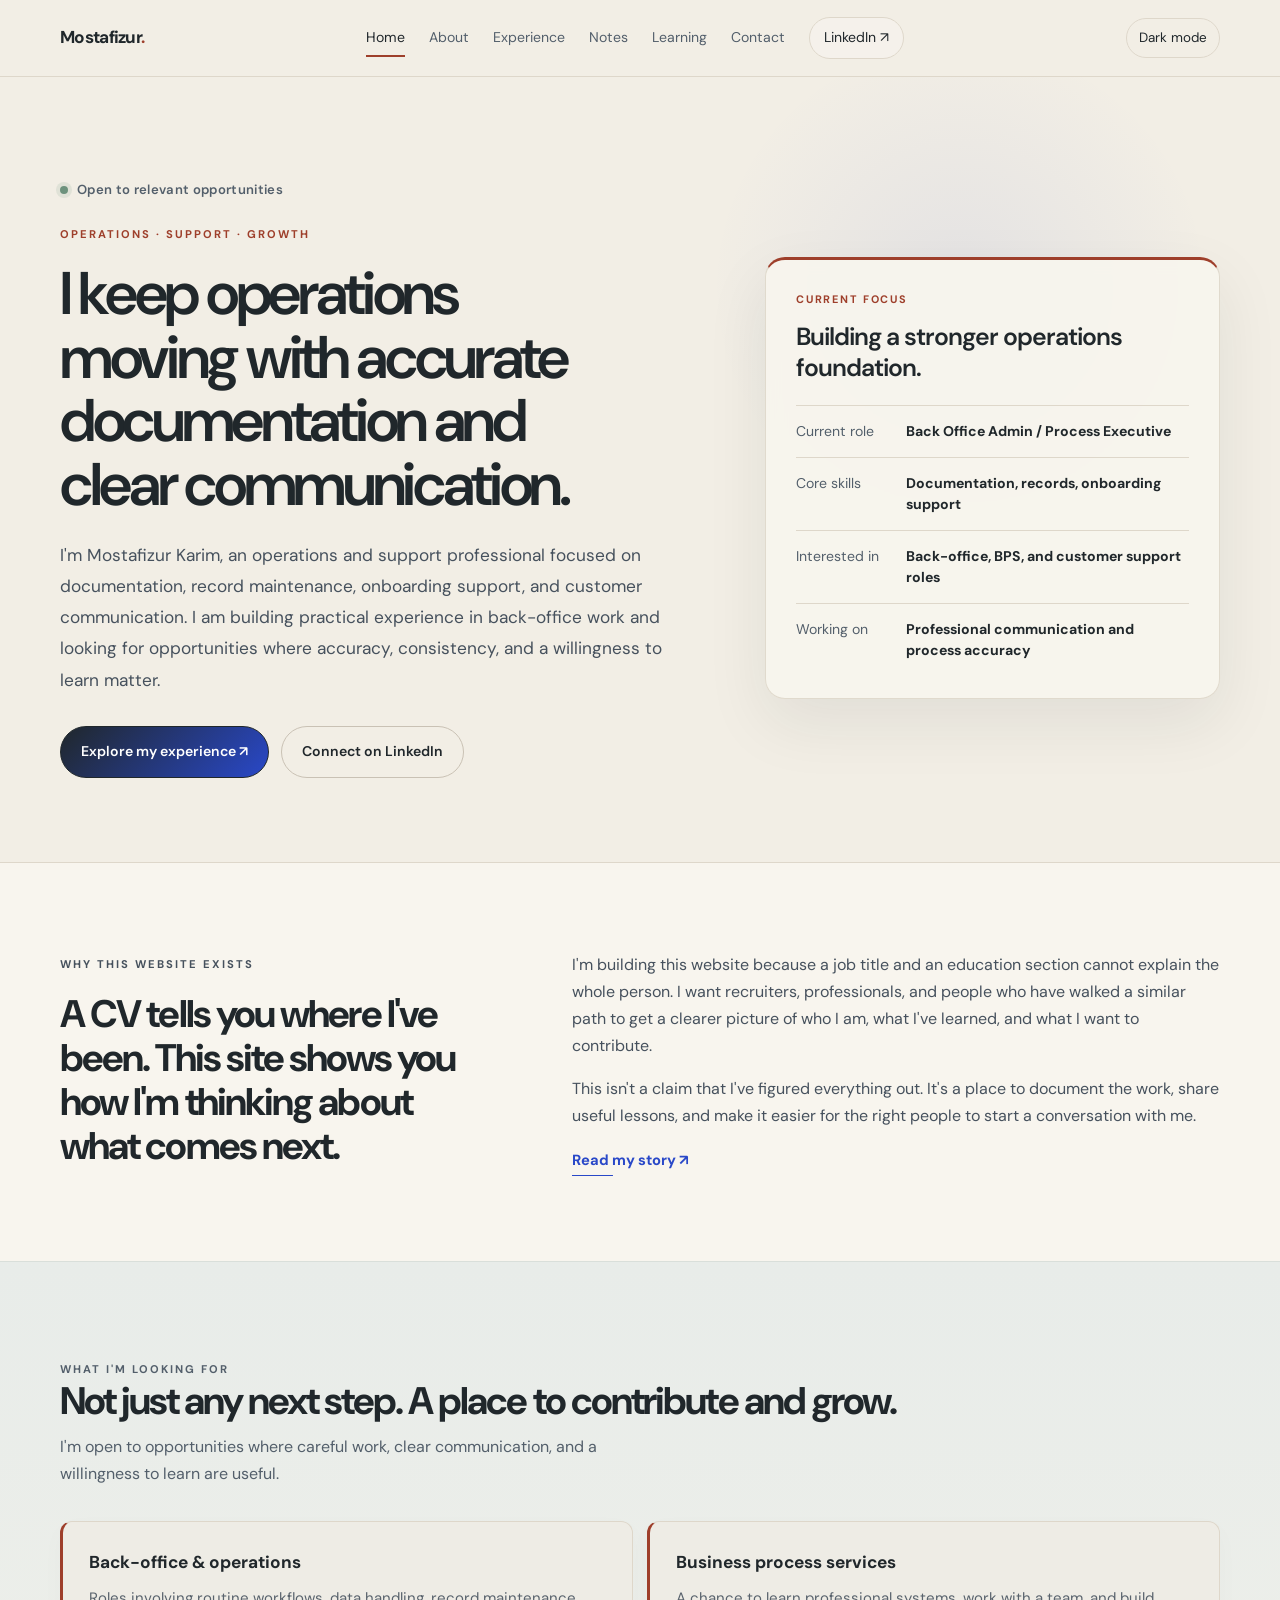
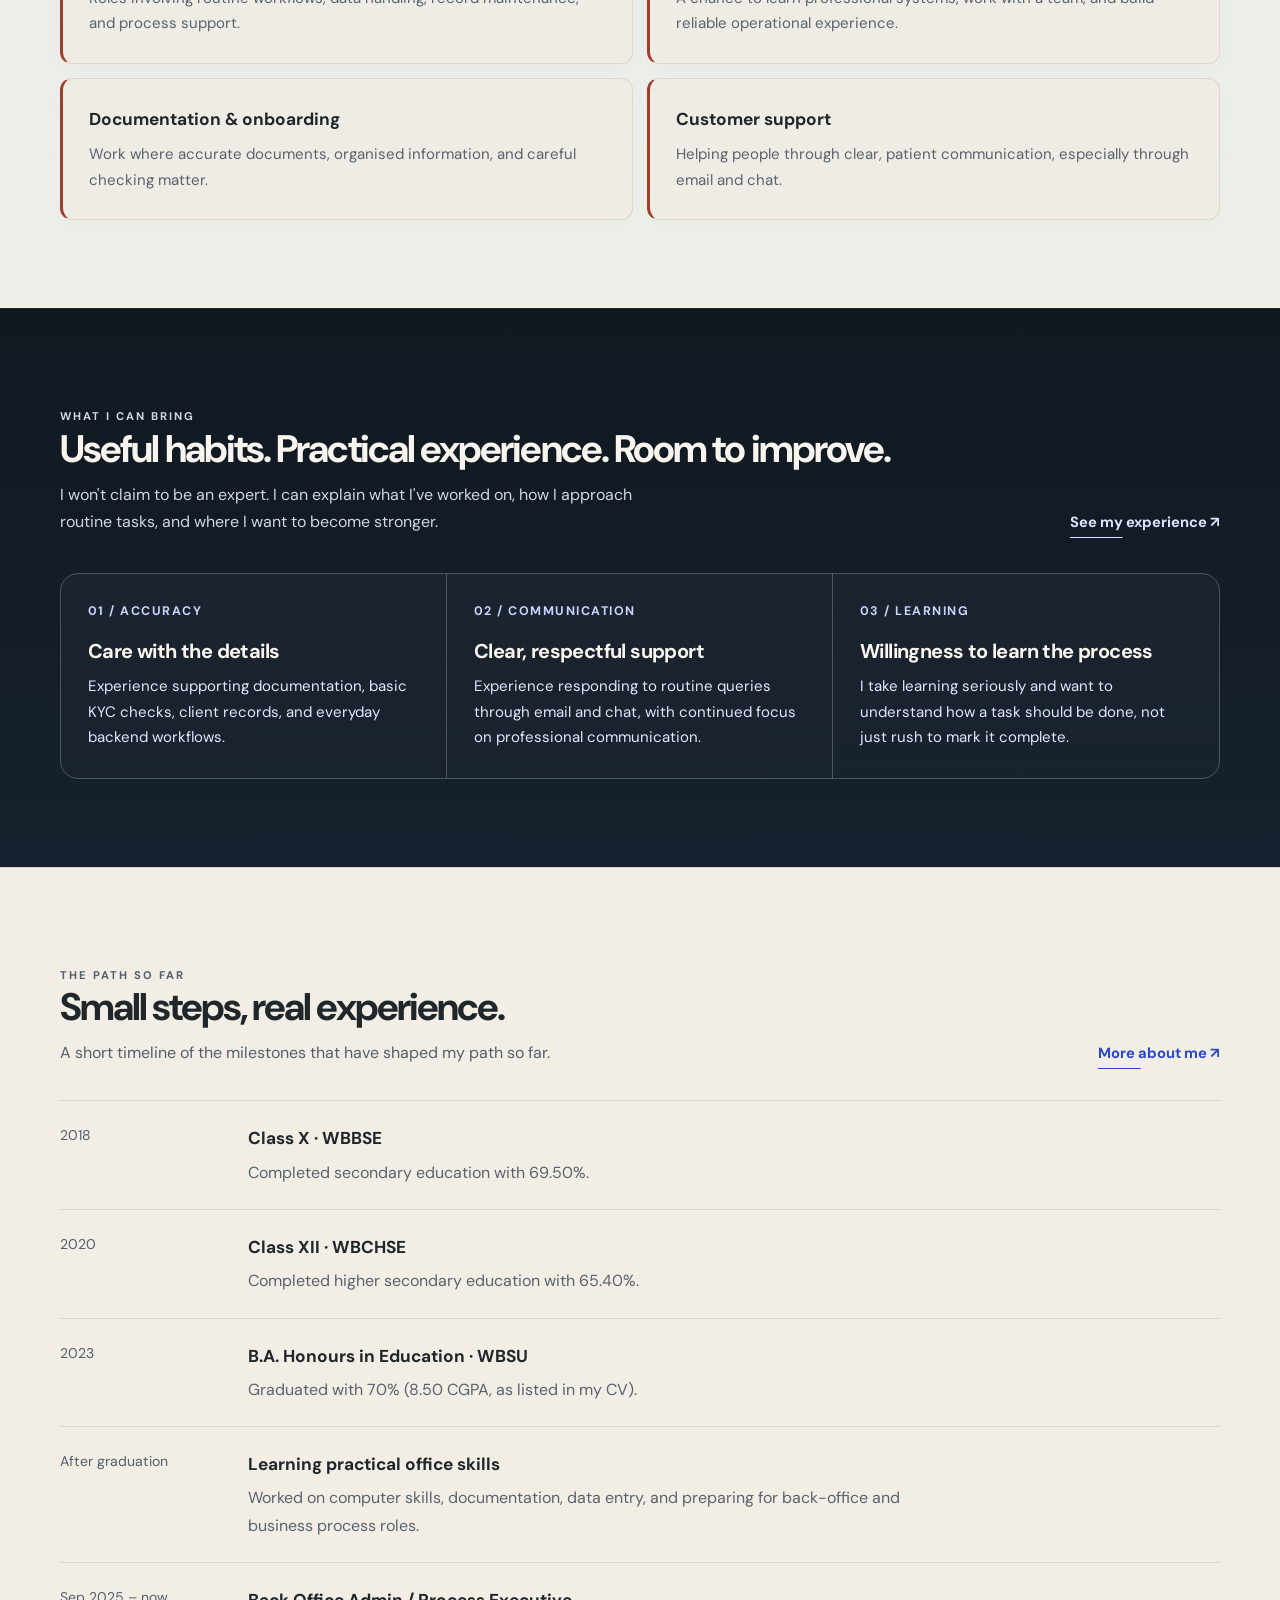
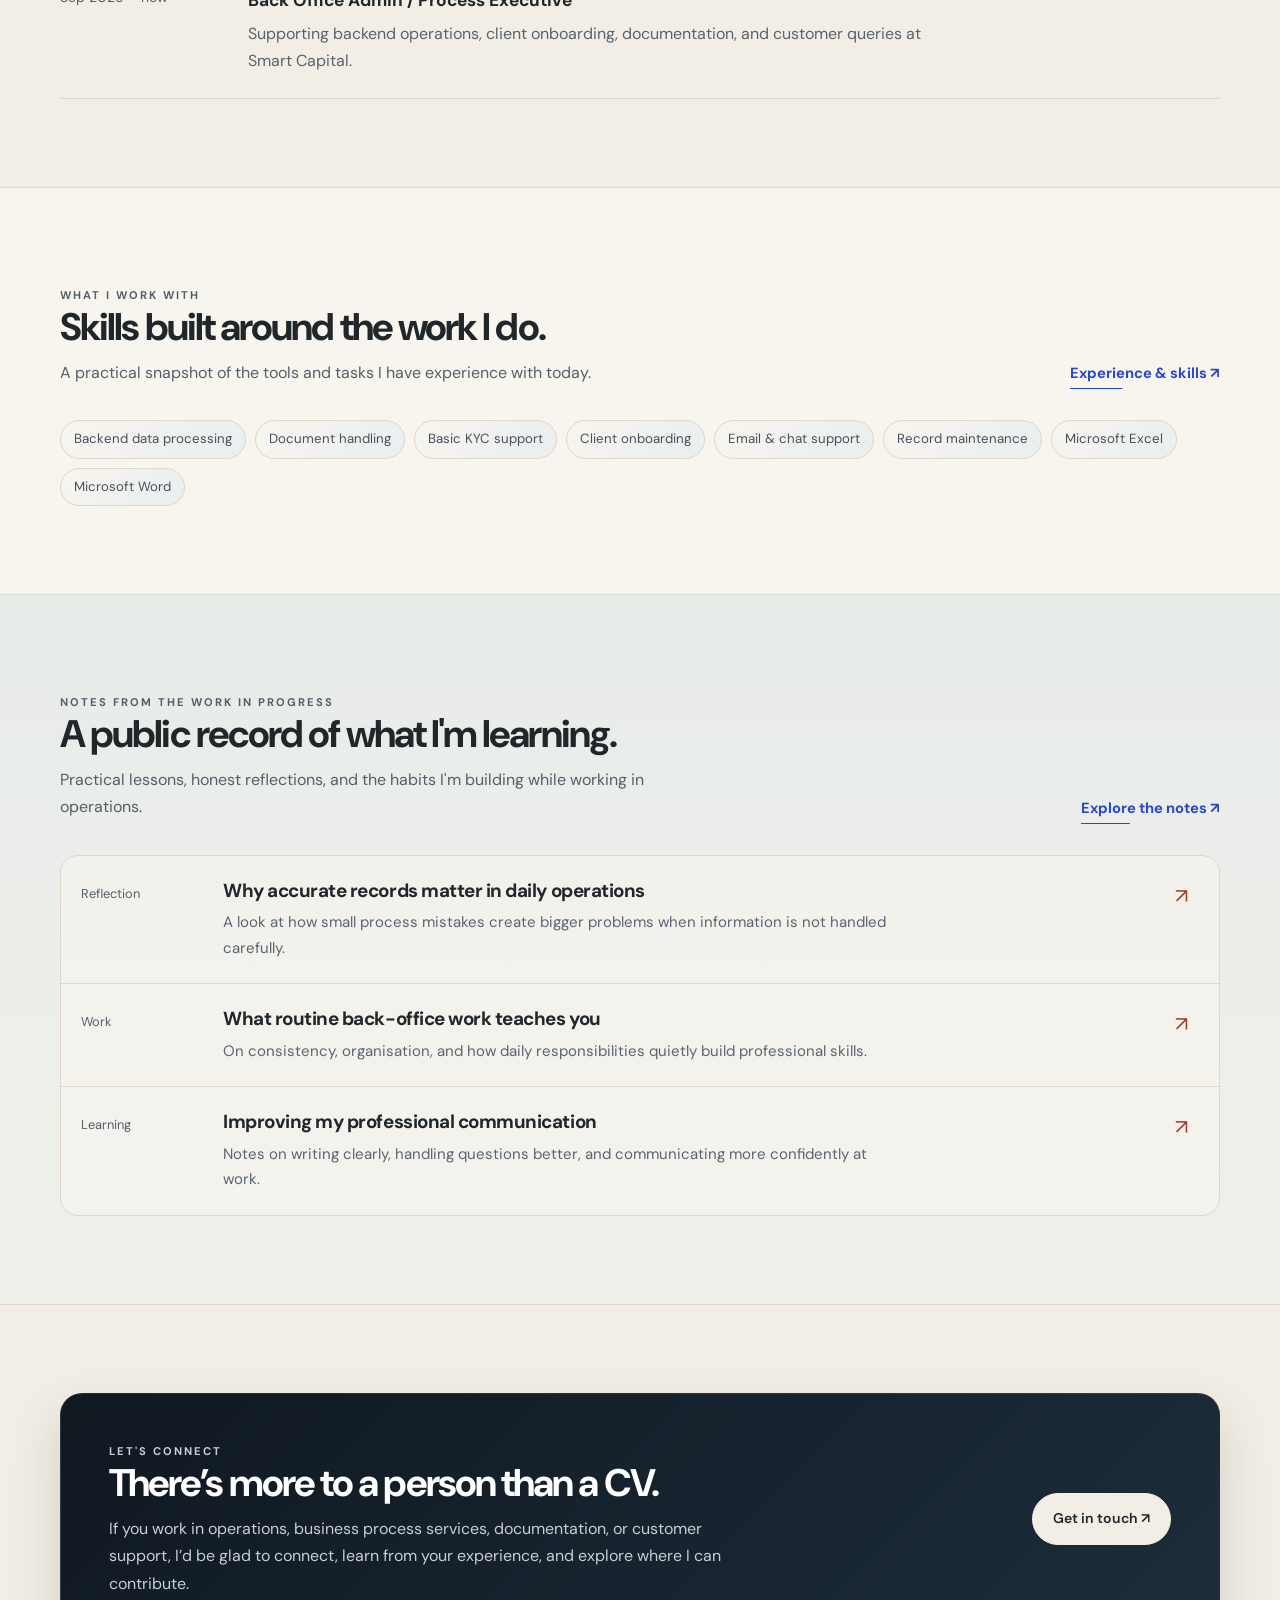
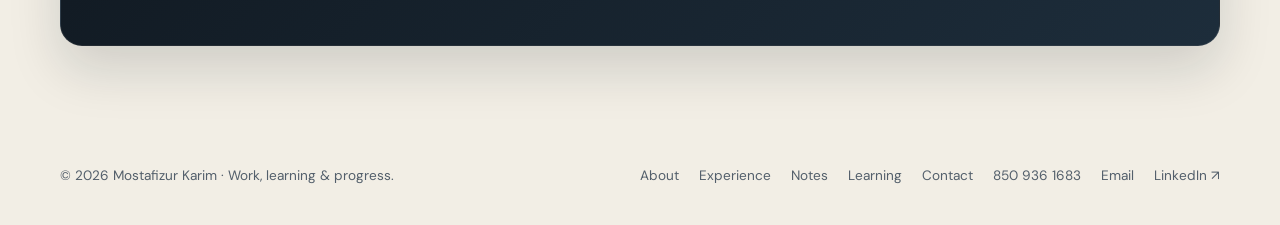
<file: index.html>
<!doctype html>
<html lang="en"><head><meta charset="utf-8"><meta name="viewport" content="width=device-width,initial-scale=1">
<title>Mostafizur Karim | Operations &amp; Support Professional</title><meta name="description" content="Explore Mostafizur Karim's experience in back-office operations, documentation, onboarding support, and customer communication.">
<meta property="og:title" content="Mostafizur Karim | Operations &amp; Support Professional"><meta property="og:description" content="Explore Mostafizur Karim's experience in back-office operations, documentation, onboarding support, and customer communication."><meta property="og:type" content="website">
<link rel="icon" href="assets/favicon.svg" type="image/svg+xml"><link rel="stylesheet" href="assets/style.css"></head><body>
<a class="skip-link" href="#main-content">Skip to content</a>
<header class="site-header"><div class="wrap nav"><a class="brand" href="index.html">Mostafizur<span>.</span></a>
<button class="menu-toggle" aria-expanded="false" aria-label="Toggle navigation">Menu</button><nav class="nav-links" aria-label="Main navigation"><a class="active" href="index.html">Home</a><a class="" href="about.html">About</a><a class="" href="experience.html">Experience</a><a class="" href="notes.html">Notes</a><a class="" href="learning.html">Learning</a><a class="" href="contact.html">Contact</a><a class="linkedin" href="https://www.linkedin.com/in/mostafizurx/" target="_blank" rel="noopener noreferrer">LinkedIn ↗</a></nav></div></header>
<main id="main-content" tabindex="-1">

<section class="wrap hero">
  <div>
    <p class="availability"><span aria-hidden="true"></span> Open to relevant opportunities</p>
    <p class="eyebrow">Operations · Support · Growth</p>
    <h1>I keep operations moving with accurate documentation and clear communication.</h1>
    <p class="lead">I'm Mostafizur Karim, an operations and support professional focused on documentation, record maintenance, onboarding support, and customer communication. I am building practical experience in back-office work and looking for opportunities where accuracy, consistency, and a willingness to learn matter.</p>
    <div class="actions"><a class="button" href="experience.html">Explore my experience ↗</a><a class="button secondary" href="https://www.linkedin.com/in/mostafizurx/" target="_blank" rel="noopener noreferrer">Connect on LinkedIn</a></div>
  </div>
  <aside class="focus-note">
    <div class="note-label">Current focus</div><h2>Building a stronger operations foundation.</h2>
    <div class="focus-row"><span>Current role</span><strong>Back Office Admin / Process Executive</strong></div>
    <div class="focus-row"><span>Core skills</span><strong>Documentation, records, onboarding support</strong></div>
    <div class="focus-row"><span>Interested in</span><strong>Back-office, BPS, and customer support roles</strong></div>
    <div class="focus-row"><span>Working on</span><strong>Professional communication and process accuracy</strong></div>
  </aside>
</section>

<section class="section section--white">
  <div class="wrap split">
    <div><p class="eyebrow">Why this website exists</p><h2>A CV tells you where I've been. This site shows you how I'm thinking about what comes next.</h2></div>
    <div><p>I'm building this website because a job title and an education section cannot explain the whole person. I want recruiters, professionals, and people who have walked a similar path to get a clearer picture of who I am, what I've learned, and what I want to contribute.</p><p>This isn't a claim that I've figured everything out. It's a place to document the work, share useful lessons, and make it easier for the right people to start a conversation with me.</p><a class="text-link" href="about.html">Read my story ↗</a></div>
  </div>
</section>

<section class="section section--pale-blue">
  <div class="wrap">
    <div class="section-head"><div><p class="eyebrow">What I'm looking for</p><h2>Not just any next step. A place to contribute and grow.</h2><p>I'm open to opportunities where careful work, clear communication, and a willingness to learn are useful.</p></div></div>
    <div class="value-grid">
      <div class="value-card"><h3>Back-office & operations</h3><p>Roles involving routine workflows, data handling, record maintenance, and process support.</p></div>
      <div class="value-card"><h3>Business process services</h3><p>A chance to learn professional systems, work with a team, and build reliable operational experience.</p></div>
      <div class="value-card"><h3>Documentation & onboarding</h3><p>Work where accurate documents, organised information, and careful checking matter.</p></div>
      <div class="value-card"><h3>Customer support</h3><p>Helping people through clear, patient communication, especially through email and chat.</p></div>
    </div>
  </div>
</section>

<section class="section section--ink">
  <div class="wrap">
    <div class="section-head"><div><p class="eyebrow">What I can bring</p><h2>Useful habits. Practical experience. Room to improve.</h2><p>I won't claim to be an expert. I can explain what I've worked on, how I approach routine tasks, and where I want to become stronger.</p></div><a class="text-link" href="experience.html">See my experience ↗</a></div>
    <div class="reason-grid">
      <div class="reason-card"><div class="reason-num">01 / ACCURACY</div><h3>Care with the details</h3><p>Experience supporting documentation, basic KYC checks, client records, and everyday backend workflows.</p></div>
      <div class="reason-card"><div class="reason-num">02 / COMMUNICATION</div><h3>Clear, respectful support</h3><p>Experience responding to routine queries through email and chat, with continued focus on professional communication.</p></div>
      <div class="reason-card"><div class="reason-num">03 / LEARNING</div><h3>Willingness to learn the process</h3><p>I take learning seriously and want to understand how a task should be done, not just rush to mark it complete.</p></div>
    </div>
  </div>
</section>

<section class="section section--paper">
  <div class="wrap">
    <div class="section-head"><div><p class="eyebrow">The path so far</p><h2>Small steps, real experience.</h2><p>A short timeline of the milestones that have shaped my path so far.</p></div><a class="text-link" href="about.html">More about me ↗</a></div>
    <div class="timeline">
      <div class="timeline-item"><div class="timeline-date">2018</div><div><h3>Class X · WBBSE</h3><p>Completed secondary education with 69.50%.</p></div></div>
      <div class="timeline-item"><div class="timeline-date">2020</div><div><h3>Class XII · WBCHSE</h3><p>Completed higher secondary education with 65.40%.</p></div></div>
      <div class="timeline-item"><div class="timeline-date">2023</div><div><h3>B.A. Honours in Education · WBSU</h3><p>Graduated with 70% (8.50 CGPA, as listed in my CV).</p></div></div>
      <div class="timeline-item"><div class="timeline-date">After graduation</div><div><h3>Learning practical office skills</h3><p>Worked on computer skills, documentation, data entry, and preparing for back-office and business process roles.</p></div></div>
      <div class="timeline-item"><div class="timeline-date">Sep 2025 – now</div><div><h3>Back Office Admin / Process Executive</h3><p>Supporting backend operations, client onboarding, documentation, and customer queries at Smart Capital.</p></div></div>
    </div>
  </div>
</section>

<section class="section section--white">
  <div class="wrap">
    <div class="section-head"><div><p class="eyebrow">What I work with</p><h2>Skills built around the work I do.</h2><p>A practical snapshot of the tools and tasks I have experience with today.</p></div><a class="text-link" href="experience.html">Experience & skills ↗</a></div>
    <div class="skill-list"><span>Backend data processing</span><span>Document handling</span><span>Basic KYC support</span><span>Client onboarding</span><span>Email & chat support</span><span>Record maintenance</span><span>Microsoft Excel</span><span>Microsoft Word</span></div>
  </div>
</section>

<section class="section section--pale-blue">
  <div class="wrap">
    <div class="section-head"><div><p class="eyebrow">Notes from the work in progress</p><h2>A public record of what I'm learning.</h2><p>Practical lessons, honest reflections, and the habits I'm building while working in operations.</p></div><a class="text-link" href="notes.html">Explore the notes ↗</a></div>
    <div class="article-list">
      <div class="article"><div class="article-meta">Reflection</div><div><h3>Why accurate records matter in daily operations</h3><p>A look at how small process mistakes create bigger problems when information is not handled carefully.</p></div><span class="arrow">↗</span></div>
      <div class="article"><div class="article-meta">Work</div><div><h3>What routine back-office work teaches you</h3><p>On consistency, organisation, and how daily responsibilities quietly build professional skills.</p></div><span class="arrow">↗</span></div>
      <div class="article"><div class="article-meta">Learning</div><div><h3>Improving my professional communication</h3><p>Notes on writing clearly, handling questions better, and communicating more confidently at work.</p></div><span class="arrow">↗</span></div>
    </div>
  </div>
</section>

<section class="section section--paper">
  <div class="wrap"><div class="cta"><div><p class="eyebrow">Let's connect</p><h2>There’s more to a person than a CV.</h2><p>If you work in operations, business process services, documentation, or customer support, I’d be glad to connect, learn from your experience, and explore where I can contribute.</p></div><a class="button" href="contact.html">Get in touch ↗</a></div></div>
</section>
</main>
<footer class="wrap footer"><div>© <span data-year></span> Mostafizur Karim · Work, learning & progress.</div><div class="footer-links"><a href="about.html">About</a><a href="experience.html">Experience</a><a href="notes.html">Notes</a><a href="learning.html">Learning</a><a href="contact.html">Contact</a><a href="tel:8509361683">850 936 1683</a><a href="mailto:mk@outlook.in">Email</a><a href="https://www.linkedin.com/in/mostafizurx/" target="_blank" rel="noopener noreferrer">LinkedIn ↗</a></div></footer>
<script src="assets/site.js"></script></body></html>
</file>
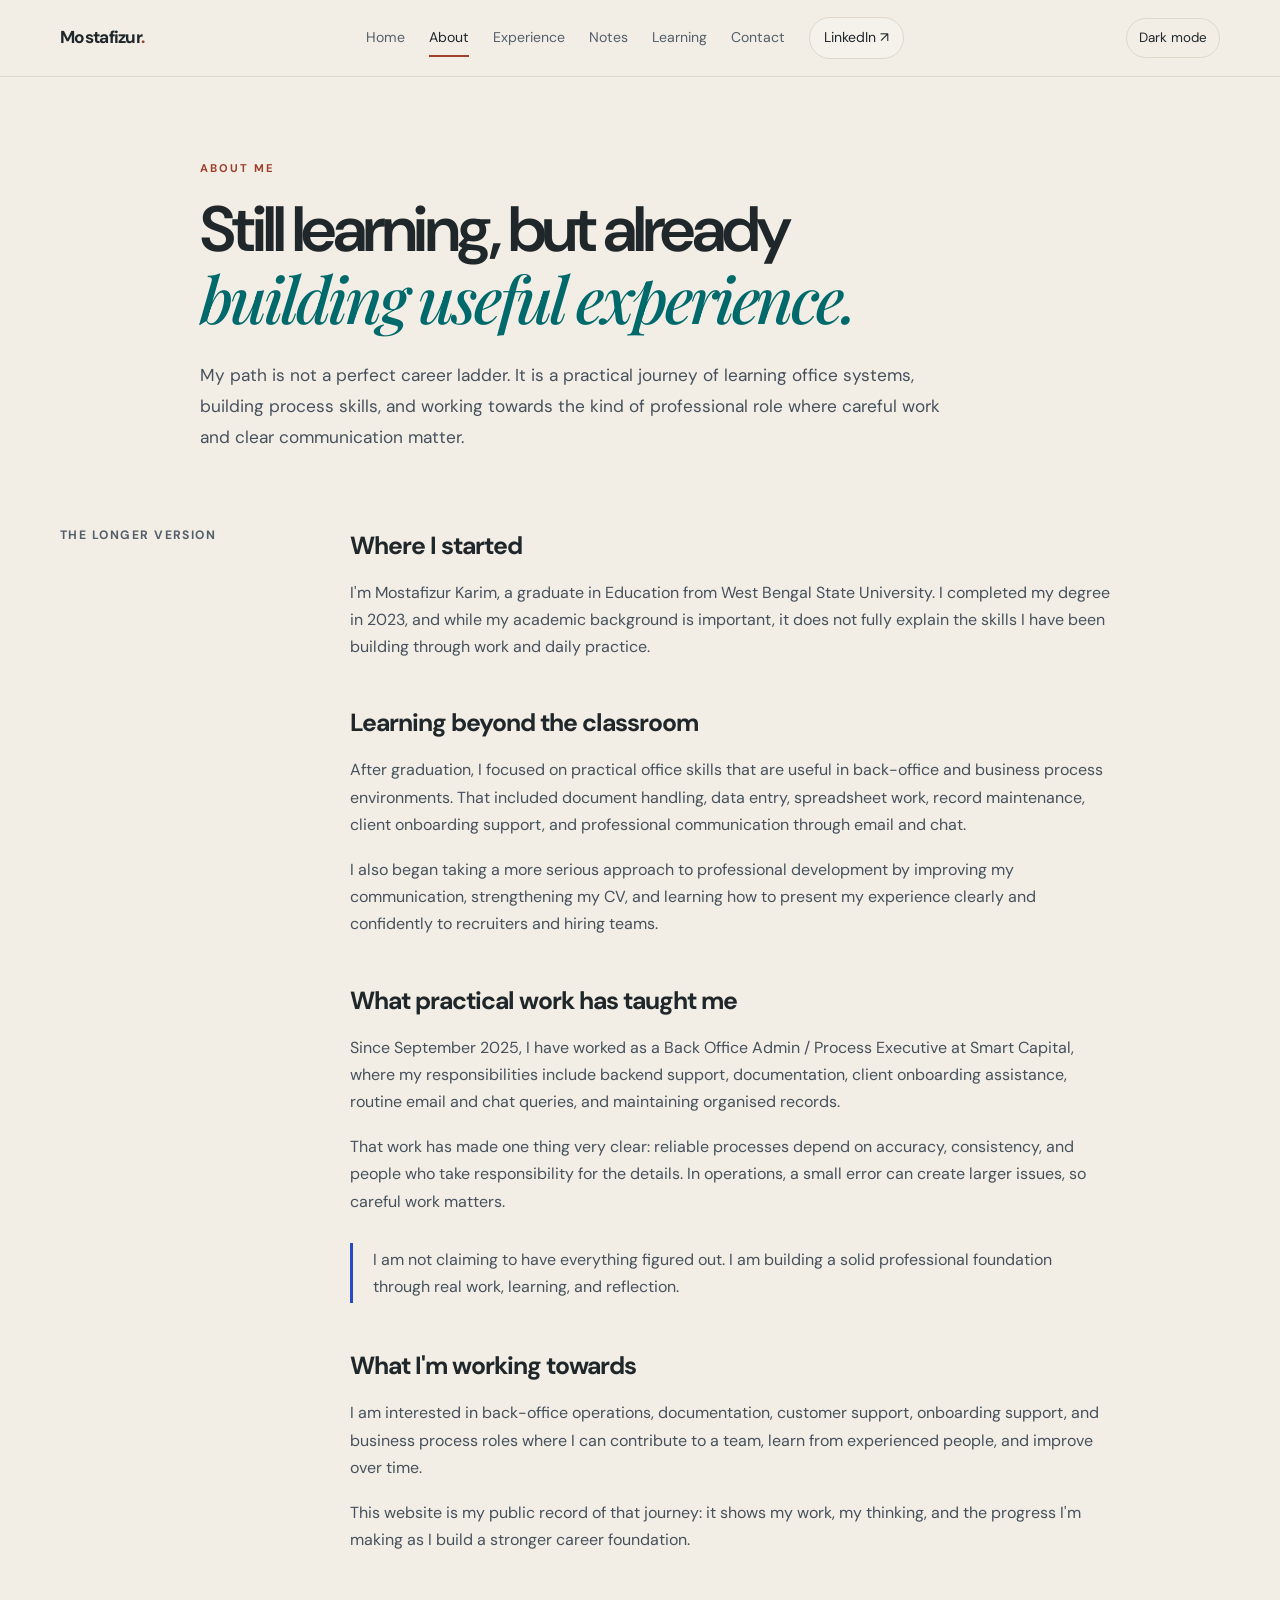
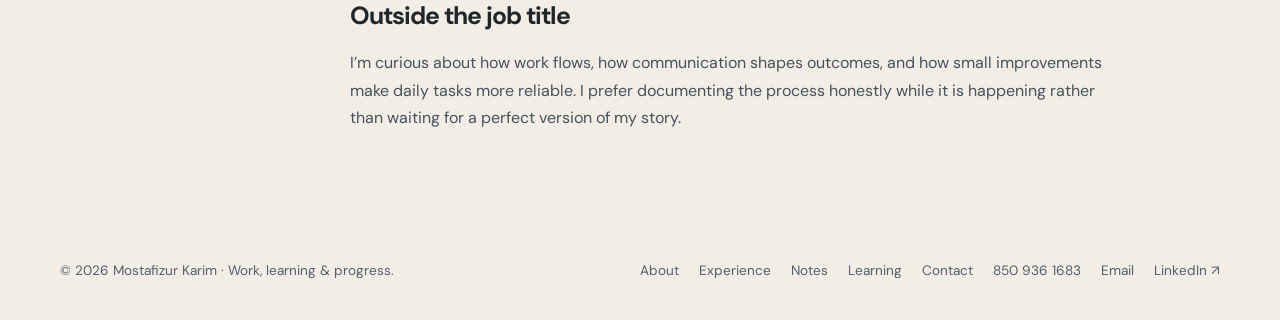
<file: about.html>
<!doctype html>
<html lang="en"><head><meta charset="utf-8"><meta name="viewport" content="width=device-width,initial-scale=1">
<title>About Mostafizur Karim | Background &amp; Career Journey</title><meta name="description" content="Learn about Mostafizur Karim's education, professional journey, practical skills, and goals in back-office operations.">
<meta property="og:title" content="About Mostafizur Karim | Background &amp; Career Journey"><meta property="og:description" content="Learn about Mostafizur Karim's education, professional journey, practical skills, and goals in back-office operations."><meta property="og:type" content="website">
<link rel="icon" href="assets/favicon.svg" type="image/svg+xml"><link rel="stylesheet" href="assets/style.css"></head><body>
<a class="skip-link" href="#main-content">Skip to content</a>
<header class="site-header"><div class="wrap nav"><a class="brand" href="index.html">Mostafizur<span>.</span></a>
<button class="menu-toggle" aria-expanded="false" aria-label="Toggle navigation">Menu</button><nav class="nav-links" aria-label="Main navigation"><a class="" href="index.html">Home</a><a class="active" href="about.html">About</a><a class="" href="experience.html">Experience</a><a class="" href="notes.html">Notes</a><a class="" href="learning.html">Learning</a><a class="" href="contact.html">Contact</a><a class="linkedin" href="https://www.linkedin.com/in/mostafizurx/" target="_blank" rel="noopener noreferrer">LinkedIn ↗</a></nav></div></header>
<main id="main-content" tabindex="-1">
<section class="wrap page-intro"><p class="eyebrow">About me</p><h1>Still learning, but already <em>building useful experience.</em></h1><p class="lead">My path is not a perfect career ladder. It is a practical journey of learning office systems, building process skills, and working towards the kind of professional role where careful work and clear communication matter.</p></section>
<section class="wrap content-grid"><aside class="side-label">The longer version</aside><article class="prose">
<h2>Where I started</h2><p>I'm Mostafizur Karim, a graduate in Education from West Bengal State University. I completed my degree in 2023, and while my academic background is important, it does not fully explain the skills I have been building through work and daily practice.</p>
<h2>Learning beyond the classroom</h2><p>After graduation, I focused on practical office skills that are useful in back-office and business process environments. That included document handling, data entry, spreadsheet work, record maintenance, client onboarding support, and professional communication through email and chat.</p><p>I also began taking a more serious approach to professional development by improving my communication, strengthening my CV, and learning how to present my experience clearly and confidently to recruiters and hiring teams.</p>
<h2>What practical work has taught me</h2><p>Since September 2025, I have worked as a Back Office Admin / Process Executive at Smart Capital, where my responsibilities include backend support, documentation, client onboarding assistance, routine email and chat queries, and maintaining organised records.</p><p>That work has made one thing very clear: reliable processes depend on accuracy, consistency, and people who take responsibility for the details. In operations, a small error can create larger issues, so careful work matters.</p>
<div class="info-block"><p>I am not claiming to have everything figured out. I am building a solid professional foundation through real work, learning, and reflection.</p></div>
<h2>What I'm working towards</h2><p>I am interested in back-office operations, documentation, customer support, onboarding support, and business process roles where I can contribute to a team, learn from experienced people, and improve over time.</p><p>This website is my public record of that journey: it shows my work, my thinking, and the progress I'm making as I build a stronger career foundation.</p>
<h2>Outside the job title</h2><p>I’m curious about how work flows, how communication shapes outcomes, and how small improvements make daily tasks more reliable. I prefer documenting the process honestly while it is happening rather than waiting for a perfect version of my story.</p>
</article></section>
</main>
<footer class="wrap footer"><div>© <span data-year></span> Mostafizur Karim · Work, learning & progress.</div><div class="footer-links"><a href="about.html">About</a><a href="experience.html">Experience</a><a href="notes.html">Notes</a><a href="learning.html">Learning</a><a href="contact.html">Contact</a><a href="tel:8509361683">850 936 1683</a><a href="mailto:mk@outlook.in">Email</a><a href="https://www.linkedin.com/in/mostafizurx/" target="_blank" rel="noopener noreferrer">LinkedIn ↗</a></div></footer>
<script src="assets/site.js"></script></body></html>
</file>
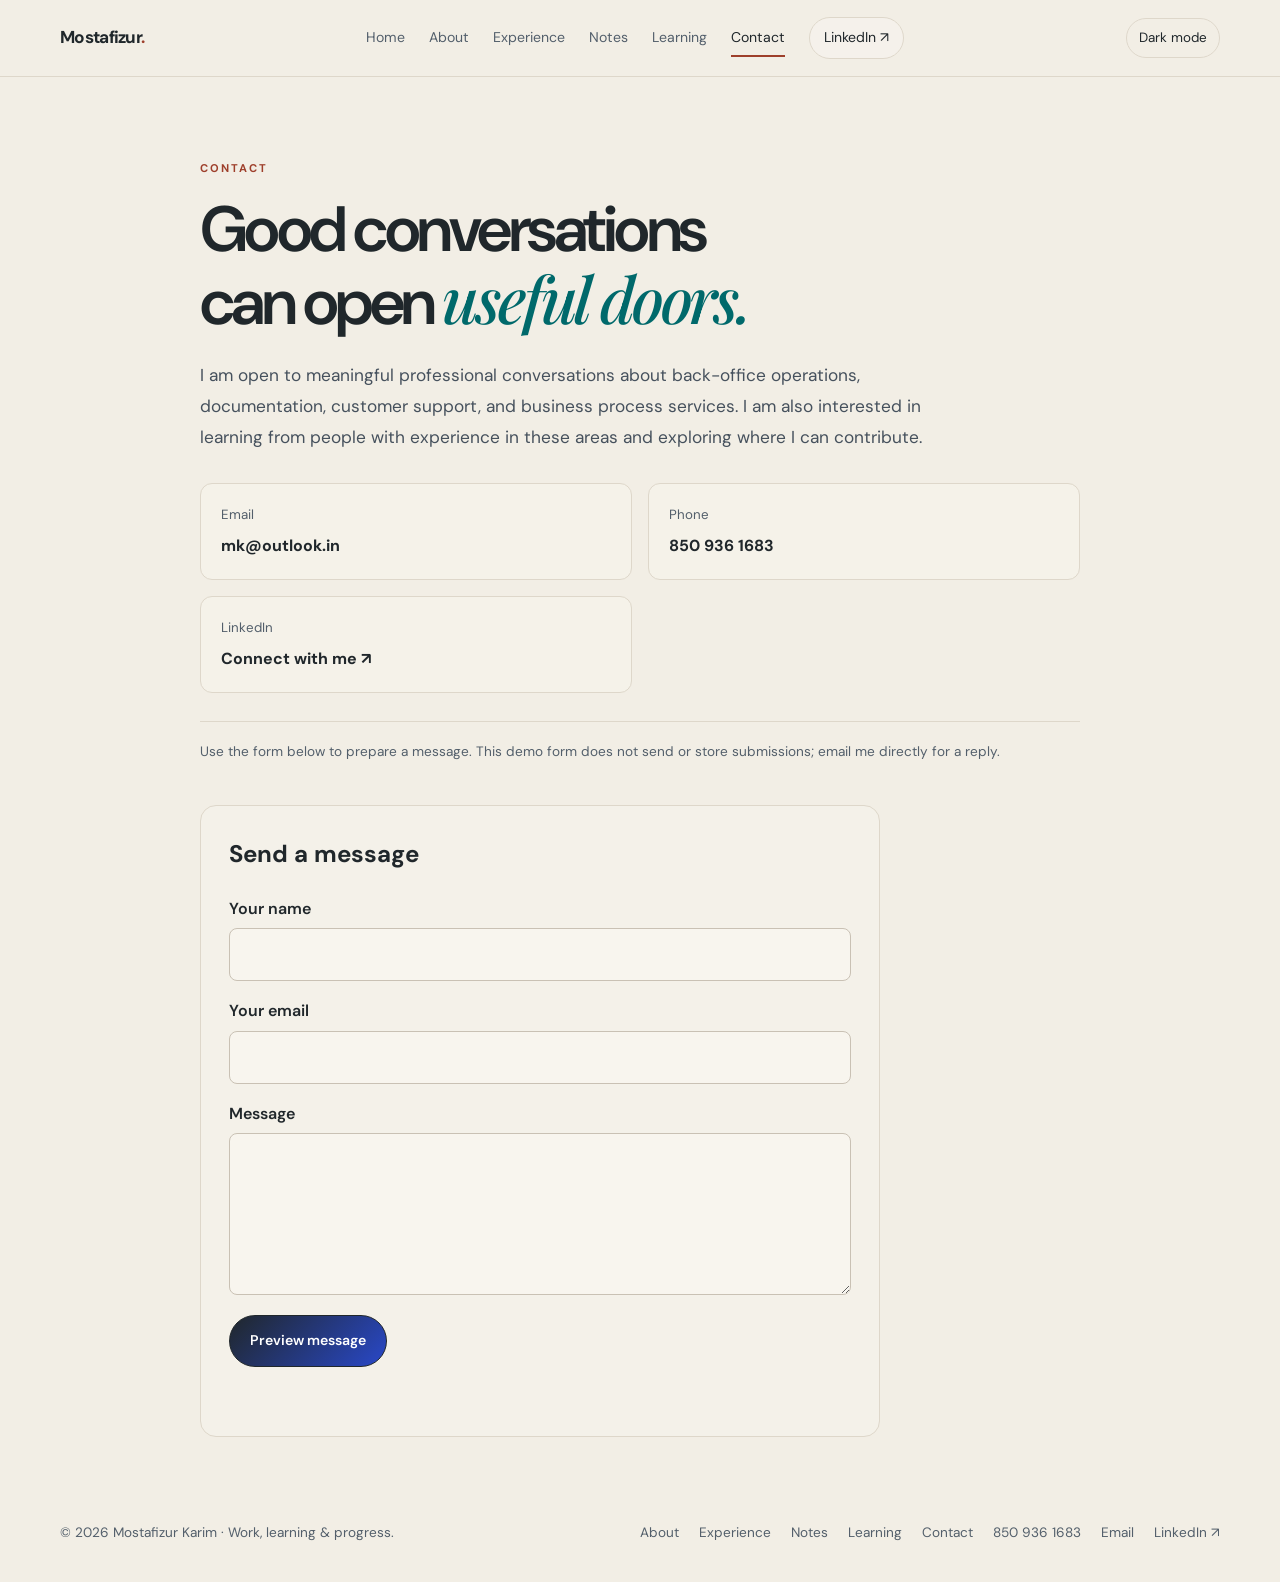
<file: contact.html>
<!doctype html>
<html lang="en"><head><meta charset="utf-8"><meta name="viewport" content="width=device-width,initial-scale=1">
<title>Contact Mostafizur Karim | Get in Touch</title><meta name="description" content="Contact Mostafizur Karim by email, phone, or LinkedIn to discuss operations, documentation, and support opportunities.">
<meta property="og:title" content="Contact Mostafizur Karim | Get in Touch"><meta property="og:description" content="Contact Mostafizur Karim by email, phone, or LinkedIn to discuss operations, documentation, and support opportunities."><meta property="og:type" content="website">
<link rel="icon" href="assets/favicon.svg" type="image/svg+xml"><link rel="stylesheet" href="assets/style.css"></head><body>
<a class="skip-link" href="#main-content">Skip to content</a>
<header class="site-header"><div class="wrap nav"><a class="brand" href="index.html">Mostafizur<span>.</span></a>
<button class="menu-toggle" aria-expanded="false" aria-label="Toggle navigation">Menu</button><nav class="nav-links" aria-label="Main navigation"><a class="" href="index.html">Home</a><a class="" href="about.html">About</a><a class="" href="experience.html">Experience</a><a class="" href="notes.html">Notes</a><a class="" href="learning.html">Learning</a><a class="active" href="contact.html">Contact</a><a class="linkedin" href="https://www.linkedin.com/in/mostafizurx/" target="_blank" rel="noopener noreferrer">LinkedIn ↗</a></nav></div></header>
<main id="main-content" tabindex="-1">
<section class="wrap page-intro"><p class="eyebrow">Contact</p><h1>Good conversations can open <em>useful doors.</em></h1><p class="lead">I am open to meaningful professional conversations about back-office operations, documentation, customer support, and business process services. I am also interested in learning from people with experience in these areas and exploring where I can contribute.</p>
<div class="contact-links"><a class="contact-link" href="mailto:mk@outlook.in"><small>Email</small><strong>mk@outlook.in</strong></a><a class="contact-link" href="tel:8509361683"><small>Phone</small><strong>850 936 1683</strong></a><a class="contact-link" href="https://www.linkedin.com/in/mostafizurx/" target="_blank" rel="noopener noreferrer"><small>LinkedIn</small><strong>Connect with me ↗</strong></a></div>
<p class="notice">Use the form below to prepare a message. This demo form does not send or store submissions; email me directly for a reply.</p>
<form class="contact-form" data-contact-form novalidate>
  <h2>Send a message</h2>
  <label for="contact-name">Your name</label><input id="contact-name" name="name" autocomplete="name" required>
  <label for="contact-email">Your email</label><input id="contact-email" name="email" type="email" autocomplete="email" required>
  <label for="contact-message">Message</label><textarea id="contact-message" name="message" rows="5" required></textarea>
  <button class="button" type="submit">Preview message</button>
  <p class="form-status" data-form-status role="status" aria-live="polite"></p>
</form></section>
</main>
<footer class="wrap footer"><div>© <span data-year></span> Mostafizur Karim · Work, learning & progress.</div><div class="footer-links"><a href="about.html">About</a><a href="experience.html">Experience</a><a href="notes.html">Notes</a><a href="learning.html">Learning</a><a href="contact.html">Contact</a><a href="tel:8509361683">850 936 1683</a><a href="mailto:mk@outlook.in">Email</a><a href="https://www.linkedin.com/in/mostafizurx/" target="_blank" rel="noopener noreferrer">LinkedIn ↗</a></div></footer>
<script src="assets/site.js"></script></body></html>
</file>
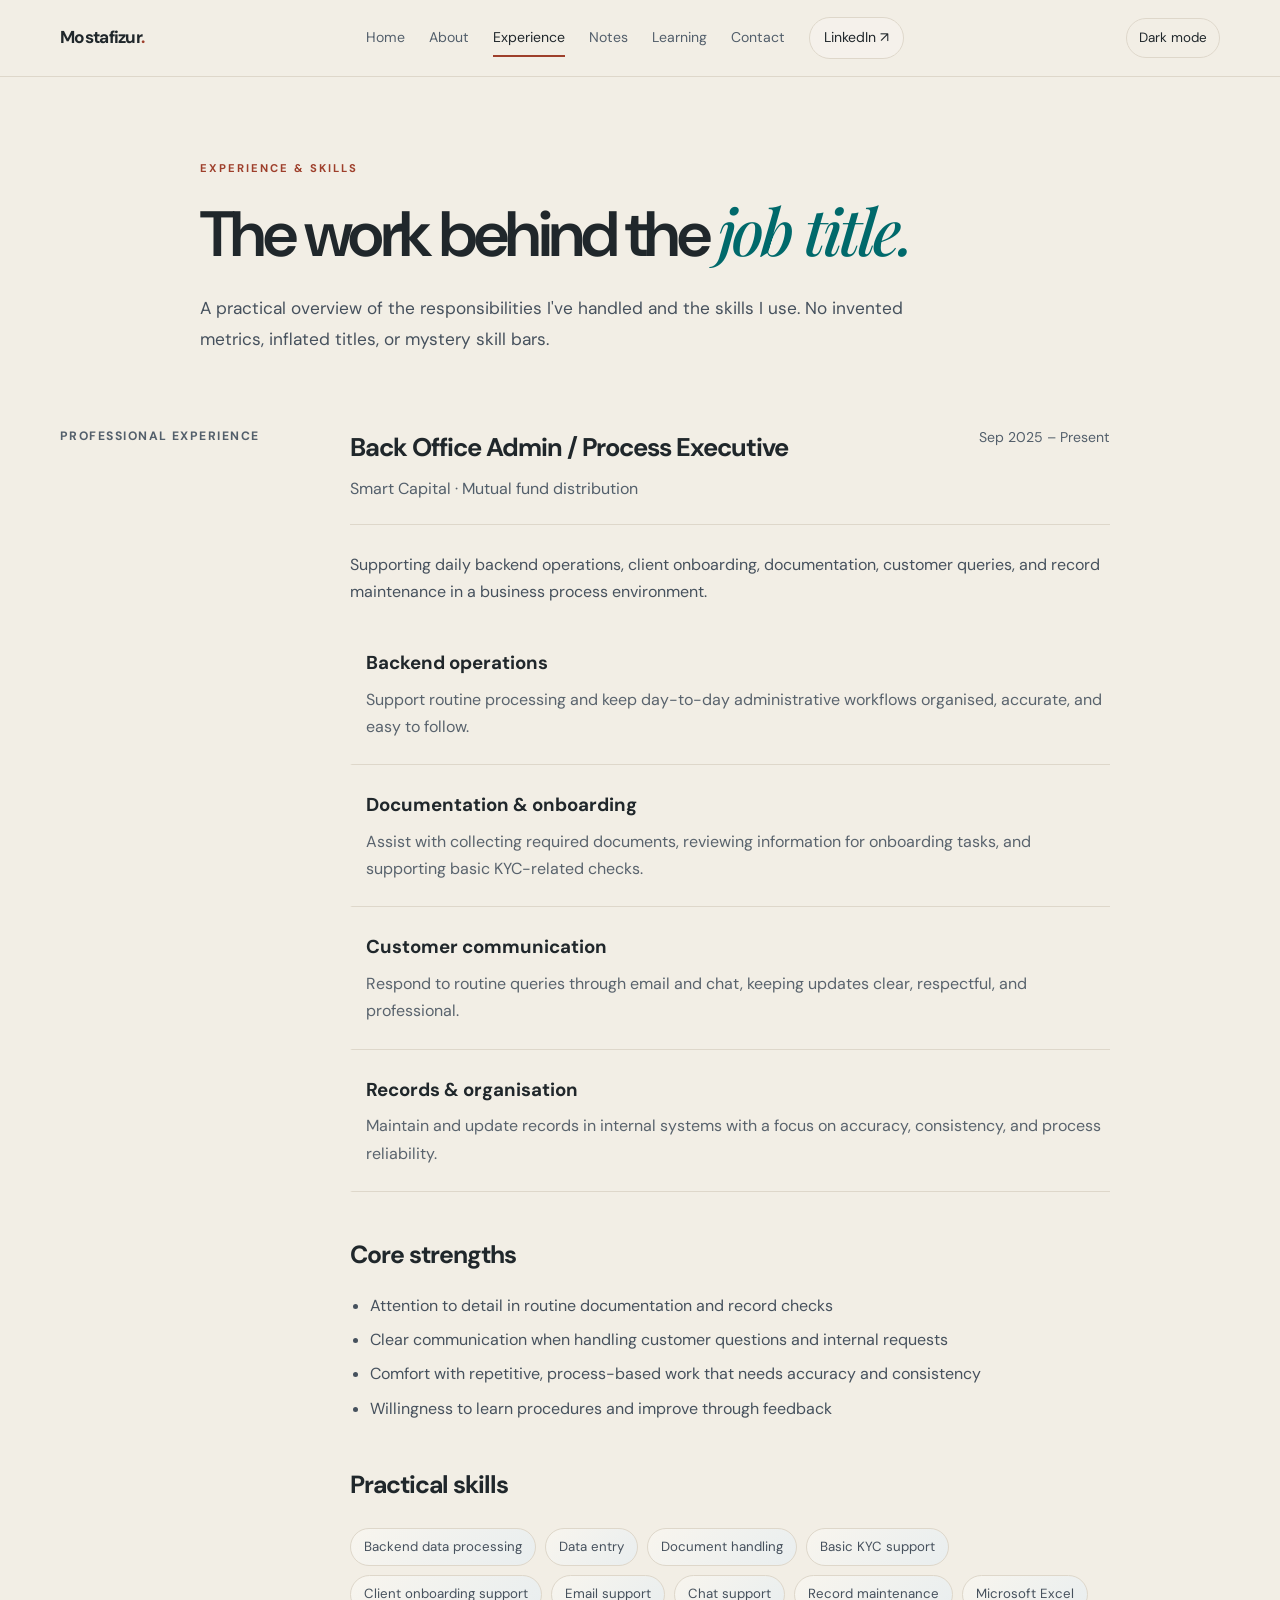
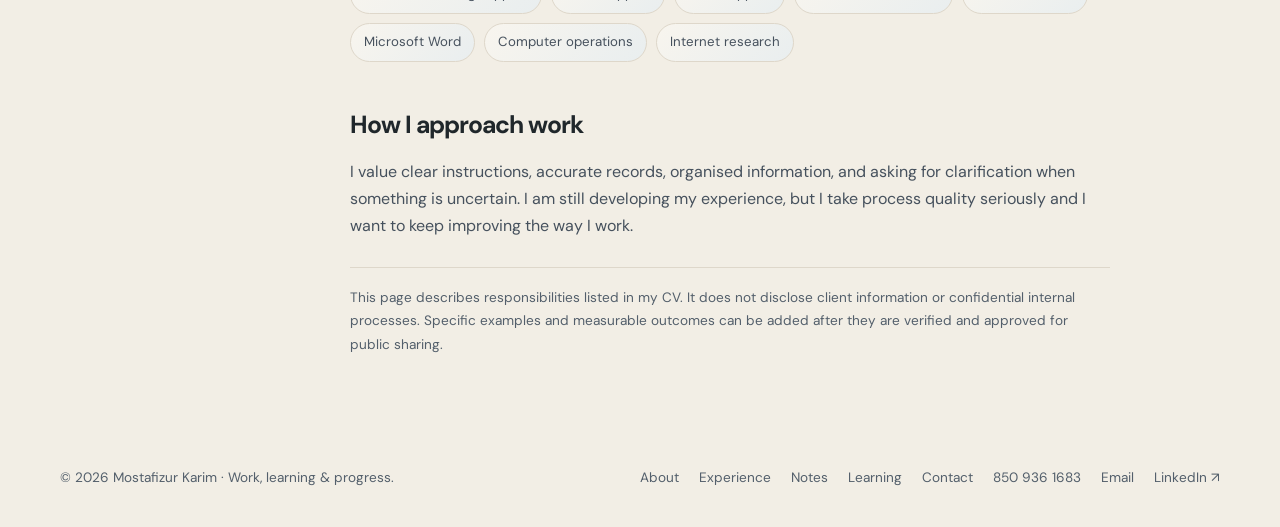
<file: experience.html>
<!doctype html>
<html lang="en"><head><meta charset="utf-8"><meta name="viewport" content="width=device-width,initial-scale=1">
<title>Experience &amp; Skills | Mostafizur Karim</title><meta name="description" content="Review Mostafizur Karim's back-office operations experience, practical skills, responsibilities, and professional strengths.">
<meta property="og:title" content="Experience &amp; Skills | Mostafizur Karim"><meta property="og:description" content="Review Mostafizur Karim's back-office operations experience, practical skills, responsibilities, and professional strengths."><meta property="og:type" content="website">
<link rel="icon" href="assets/favicon.svg" type="image/svg+xml"><link rel="stylesheet" href="assets/style.css"></head><body>
<a class="skip-link" href="#main-content">Skip to content</a>
<header class="site-header"><div class="wrap nav"><a class="brand" href="index.html">Mostafizur<span>.</span></a>
<button class="menu-toggle" aria-expanded="false" aria-label="Toggle navigation">Menu</button><nav class="nav-links" aria-label="Main navigation"><a class="" href="index.html">Home</a><a class="" href="about.html">About</a><a class="active" href="experience.html">Experience</a><a class="" href="notes.html">Notes</a><a class="" href="learning.html">Learning</a><a class="" href="contact.html">Contact</a><a class="linkedin" href="https://www.linkedin.com/in/mostafizurx/" target="_blank" rel="noopener noreferrer">LinkedIn ↗</a></nav></div></header>
<main id="main-content" tabindex="-1">
<section class="wrap page-intro"><p class="eyebrow">Experience & skills</p><h1>The work behind the <em>job title.</em></h1><p class="lead">A practical overview of the responsibilities I've handled and the skills I use. No invented metrics, inflated titles, or mystery skill bars.</p></section>
<section class="wrap content-grid"><aside class="side-label">Professional experience</aside><article class="prose">
<div class="job-head"><div><h2>Back Office Admin / Process Executive</h2><div class="muted">Smart Capital · Mutual fund distribution</div></div><div class="job-date">Sep 2025 – Present</div></div>
<p>Supporting daily backend operations, client onboarding, documentation, customer queries, and record maintenance in a business process environment.</p>
<div class="skill-group"><h3>Backend operations</h3><p>Support routine processing and keep day-to-day administrative workflows organised, accurate, and easy to follow.</p></div>
<div class="skill-group"><h3>Documentation & onboarding</h3><p>Assist with collecting required documents, reviewing information for onboarding tasks, and supporting basic KYC-related checks.</p></div>
<div class="skill-group"><h3>Customer communication</h3><p>Respond to routine queries through email and chat, keeping updates clear, respectful, and professional.</p></div>
<div class="skill-group"><h3>Records & organisation</h3><p>Maintain and update records in internal systems with a focus on accuracy, consistency, and process reliability.</p></div>
<h2>Core strengths</h2><ul>
  <li>Attention to detail in routine documentation and record checks</li>
  <li>Clear communication when handling customer questions and internal requests</li>
  <li>Comfort with repetitive, process-based work that needs accuracy and consistency</li>
  <li>Willingness to learn procedures and improve through feedback</li>
</ul>
<h2>Practical skills</h2><div class="skill-list"><span>Backend data processing</span><span>Data entry</span><span>Document handling</span><span>Basic KYC support</span><span>Client onboarding support</span><span>Email support</span><span>Chat support</span><span>Record maintenance</span><span>Microsoft Excel</span><span>Microsoft Word</span><span>Computer operations</span><span>Internet research</span></div>
<h2>How I approach work</h2><p>I value clear instructions, accurate records, organised information, and asking for clarification when something is uncertain. I am still developing my experience, but I take process quality seriously and I want to keep improving the way I work.</p>
<div class="notice">This page describes responsibilities listed in my CV. It does not disclose client information or confidential internal processes. Specific examples and measurable outcomes can be added after they are verified and approved for public sharing.</div>
</article></section>
</main>
<footer class="wrap footer"><div>© <span data-year></span> Mostafizur Karim · Work, learning & progress.</div><div class="footer-links"><a href="about.html">About</a><a href="experience.html">Experience</a><a href="notes.html">Notes</a><a href="learning.html">Learning</a><a href="contact.html">Contact</a><a href="tel:8509361683">850 936 1683</a><a href="mailto:mk@outlook.in">Email</a><a href="https://www.linkedin.com/in/mostafizurx/" target="_blank" rel="noopener noreferrer">LinkedIn ↗</a></div></footer>
<script src="assets/site.js"></script></body></html>
</file>
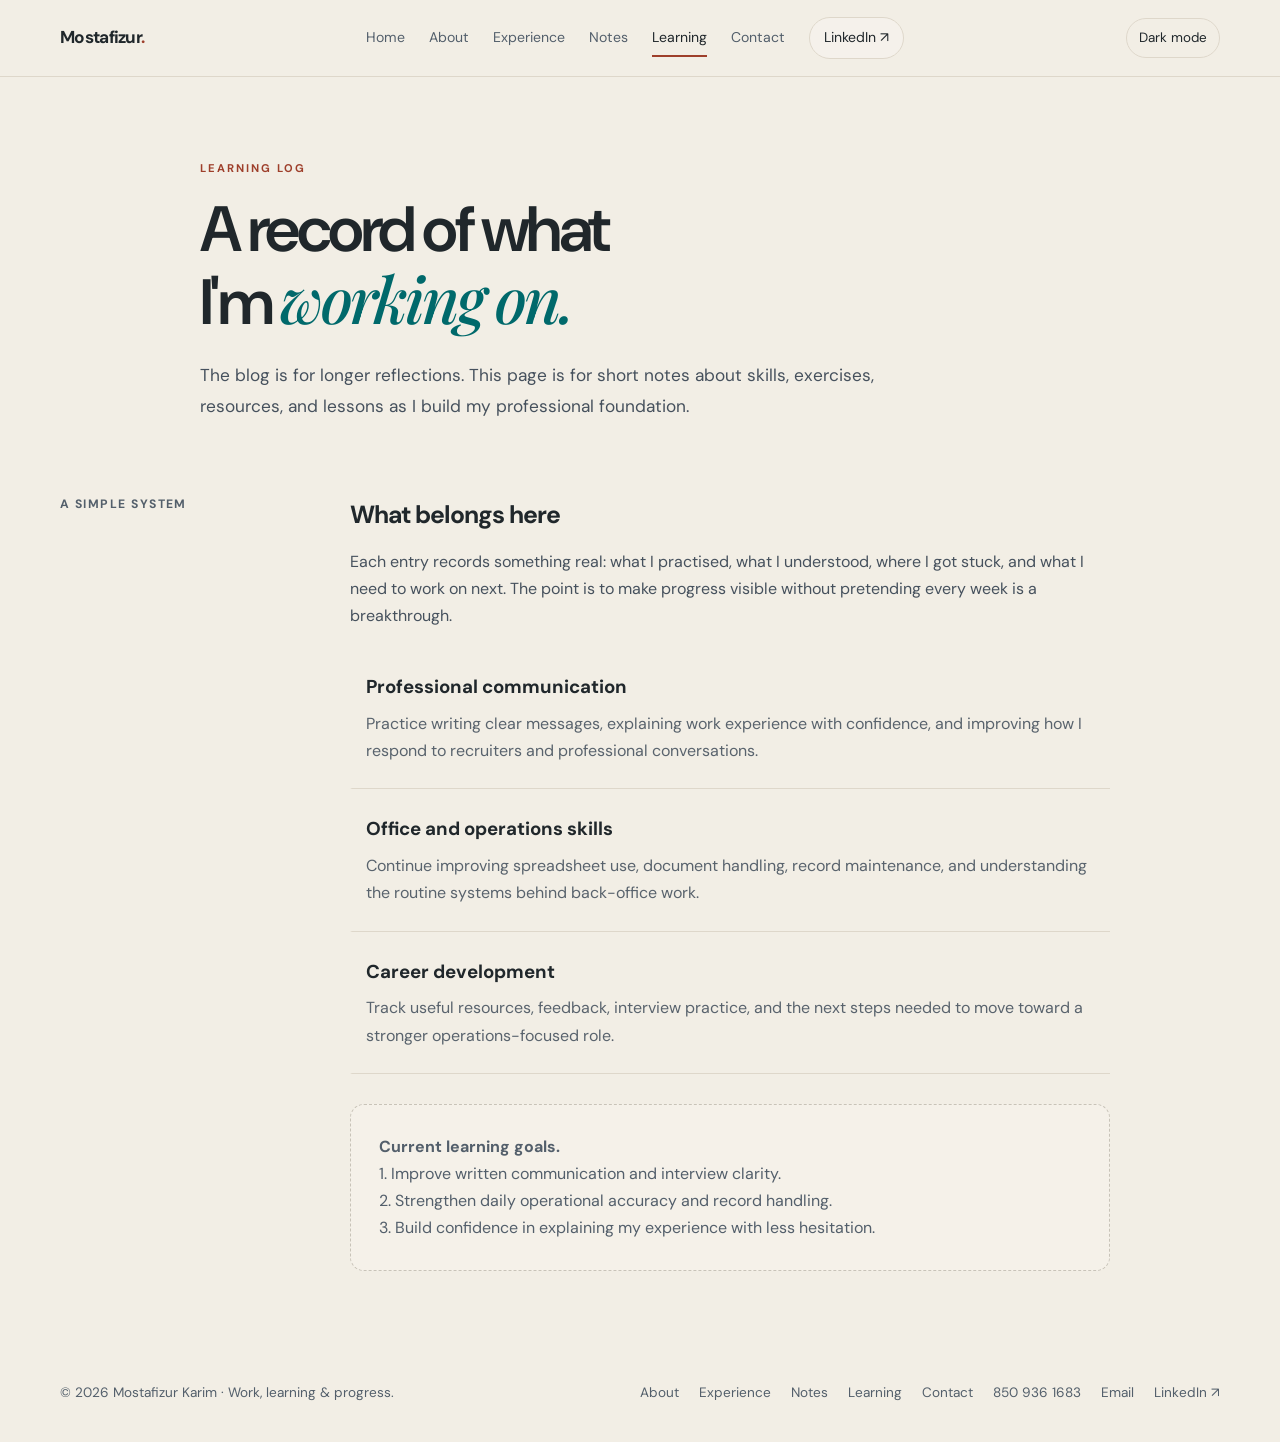
<file: learning.html>
<!doctype html>
<html lang="en"><head><meta charset="utf-8"><meta name="viewport" content="width=device-width,initial-scale=1">
<title>Learning Log | Mostafizur Karim</title><meta name="description" content="Follow Mostafizur Karim's ongoing learning in professional communication, operations skills, and career development.">
<meta property="og:title" content="Learning Log | Mostafizur Karim"><meta property="og:description" content="Follow Mostafizur Karim's ongoing learning in professional communication, operations skills, and career development."><meta property="og:type" content="website">
<link rel="icon" href="assets/favicon.svg" type="image/svg+xml"><link rel="stylesheet" href="assets/style.css"></head><body>
<a class="skip-link" href="#main-content">Skip to content</a>
<header class="site-header"><div class="wrap nav"><a class="brand" href="index.html">Mostafizur<span>.</span></a>
<button class="menu-toggle" aria-expanded="false" aria-label="Toggle navigation">Menu</button><nav class="nav-links" aria-label="Main navigation"><a class="" href="index.html">Home</a><a class="" href="about.html">About</a><a class="" href="experience.html">Experience</a><a class="" href="notes.html">Notes</a><a class="active" href="learning.html">Learning</a><a class="" href="contact.html">Contact</a><a class="linkedin" href="https://www.linkedin.com/in/mostafizurx/" target="_blank" rel="noopener noreferrer">LinkedIn ↗</a></nav></div></header>
<main id="main-content" tabindex="-1">
<section class="wrap page-intro"><p class="eyebrow">Learning log</p><h1>A record of what I'm <em>working on.</em></h1><p class="lead">The blog is for longer reflections. This page is for short notes about skills, exercises, resources, and lessons as I build my professional foundation.</p></section>
<section class="wrap content-grid"><aside class="side-label">A simple system</aside><article class="prose"><h2>What belongs here</h2><p>Each entry records something real: what I practised, what I understood, where I got stuck, and what I need to work on next. The point is to make progress visible without pretending every week is a breakthrough.</p>
<div class="skill-group"><h3>Professional communication</h3><p>Practice writing clear messages, explaining work experience with confidence, and improving how I respond to recruiters and professional conversations.</p></div>
<div class="skill-group"><h3>Office and operations skills</h3><p>Continue improving spreadsheet use, document handling, record maintenance, and understanding the routine systems behind back-office work.</p></div>
<div class="skill-group"><h3>Career development</h3><p>Track useful resources, feedback, interview practice, and the next steps needed to move toward a stronger operations-focused role.</p></div>
<div class="empty-state learning-empty"><strong>Current learning goals.</strong><br>1. Improve written communication and interview clarity.<br>2. Strengthen daily operational accuracy and record handling.<br>3. Build confidence in explaining my experience with less hesitation.</div>
</article></section>
</main>
<footer class="wrap footer"><div>© <span data-year></span> Mostafizur Karim · Work, learning & progress.</div><div class="footer-links"><a href="about.html">About</a><a href="experience.html">Experience</a><a href="notes.html">Notes</a><a href="learning.html">Learning</a><a href="contact.html">Contact</a><a href="tel:8509361683">850 936 1683</a><a href="mailto:mk@outlook.in">Email</a><a href="https://www.linkedin.com/in/mostafizurx/" target="_blank" rel="noopener noreferrer">LinkedIn ↗</a></div></footer>
<script src="assets/site.js"></script></body></html>
</file>
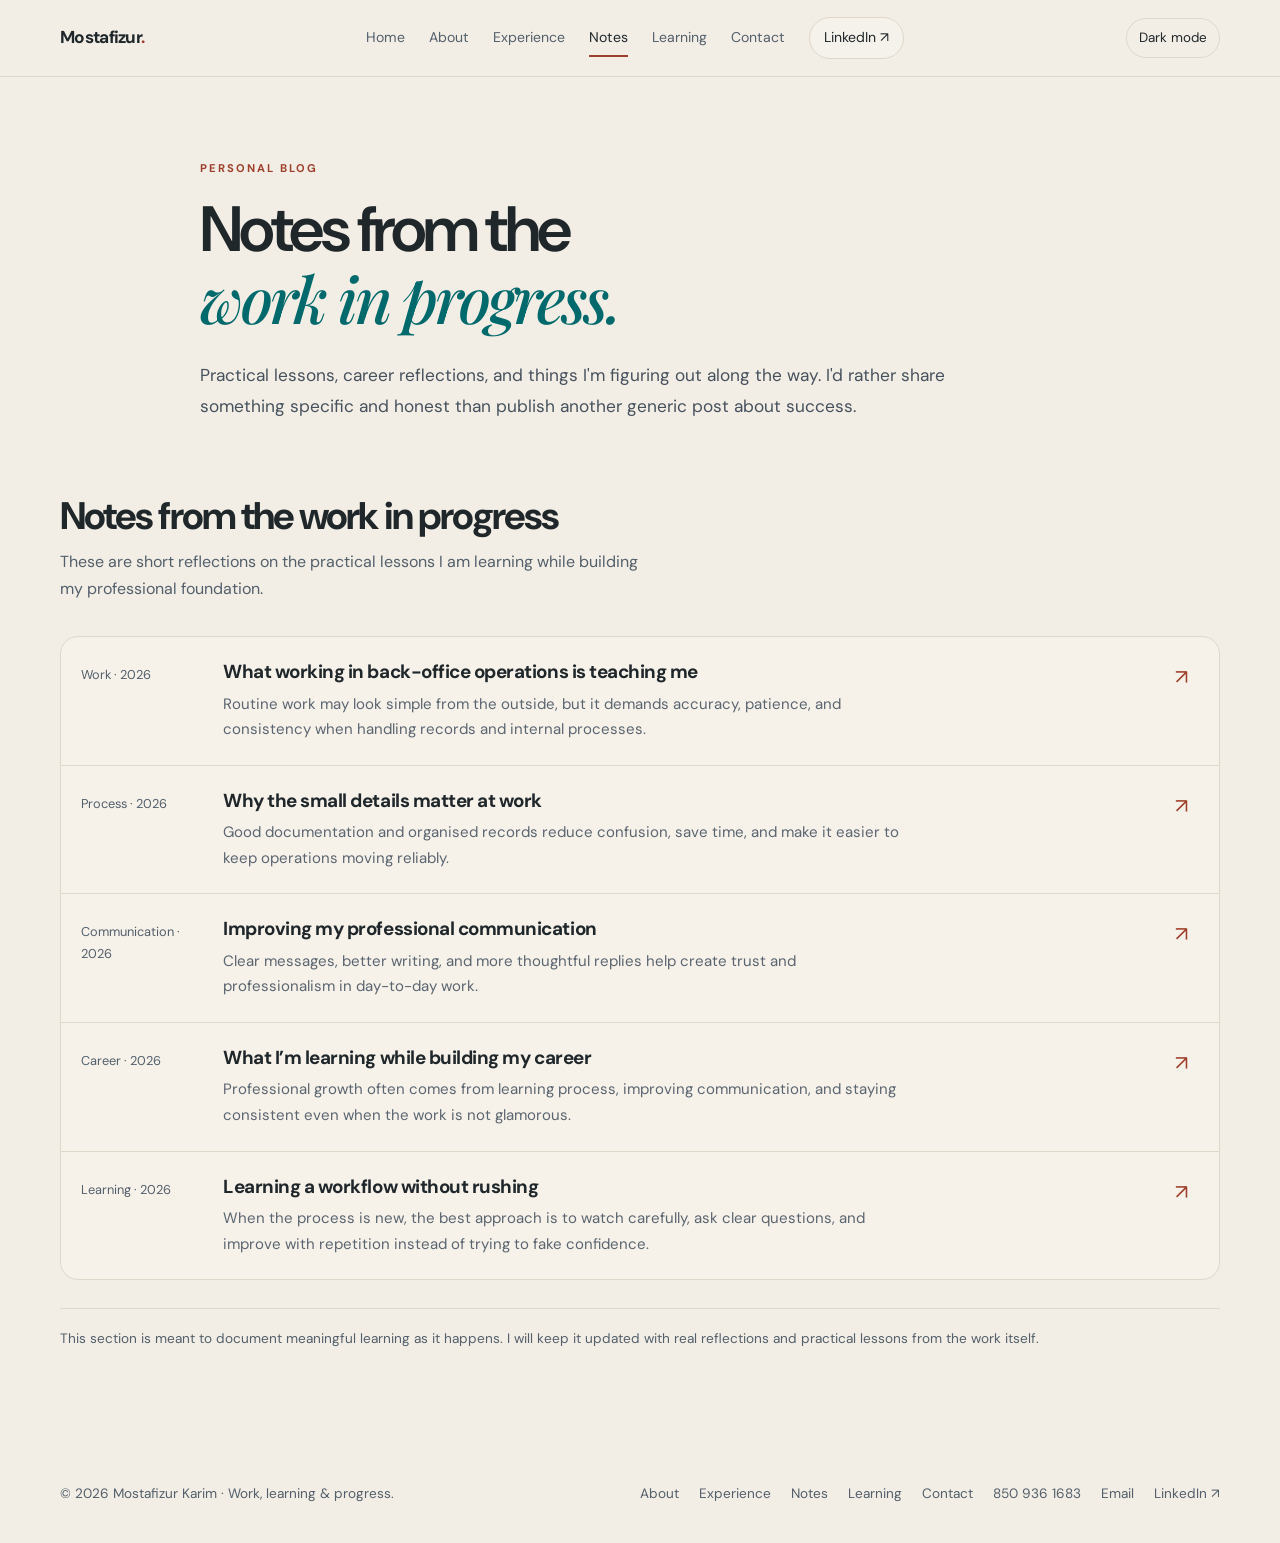
<file: notes.html>
<!doctype html>
<html lang="en"><head><meta charset="utf-8"><meta name="viewport" content="width=device-width,initial-scale=1">
<title>Career Notes | Mostafizur Karim</title><meta name="description" content="Read Mostafizur Karim's practical reflections on back-office work, professional communication, and career development.">
<meta property="og:title" content="Career Notes | Mostafizur Karim"><meta property="og:description" content="Read Mostafizur Karim's practical reflections on back-office work, professional communication, and career development."><meta property="og:type" content="website">
<link rel="icon" href="assets/favicon.svg" type="image/svg+xml"><link rel="stylesheet" href="assets/style.css"></head><body>
<a class="skip-link" href="#main-content">Skip to content</a>
<header class="site-header"><div class="wrap nav"><a class="brand" href="index.html">Mostafizur<span>.</span></a>
<button class="menu-toggle" aria-expanded="false" aria-label="Toggle navigation">Menu</button><nav class="nav-links" aria-label="Main navigation"><a class="" href="index.html">Home</a><a class="" href="about.html">About</a><a class="" href="experience.html">Experience</a><a class="active" href="notes.html">Notes</a><a class="" href="learning.html">Learning</a><a class="" href="contact.html">Contact</a><a class="linkedin" href="https://www.linkedin.com/in/mostafizurx/" target="_blank" rel="noopener noreferrer">LinkedIn ↗</a></nav></div></header>
<main id="main-content" tabindex="-1">
<section class="wrap page-intro"><p class="eyebrow">Personal blog</p><h1>Notes from the <em>work in progress.</em></h1><p class="lead">Practical lessons, career reflections, and things I'm figuring out along the way. I'd rather share something specific and honest than publish another generic post about success.</p></section>
<section class="wrap section notes-section"><div class="section-head"><div><h2>Notes from the work in progress</h2><p>These are short reflections on the practical lessons I am learning while building my professional foundation.</p></div></div>
<div class="article-list">
<div class="article"><div class="article-meta">Work · 2026</div><div><h3>What working in back-office operations is teaching me</h3><p>Routine work may look simple from the outside, but it demands accuracy, patience, and consistency when handling records and internal processes.</p></div><span class="arrow">↗</span></div>
<div class="article"><div class="article-meta">Process · 2026</div><div><h3>Why the small details matter at work</h3><p>Good documentation and organised records reduce confusion, save time, and make it easier to keep operations moving reliably.</p></div><span class="arrow">↗</span></div>
<div class="article"><div class="article-meta">Communication · 2026</div><div><h3>Improving my professional communication</h3><p>Clear messages, better writing, and more thoughtful replies help create trust and professionalism in day-to-day work.</p></div><span class="arrow">↗</span></div>
<div class="article"><div class="article-meta">Career · 2026</div><div><h3>What I’m learning while building my career</h3><p>Professional growth often comes from learning process, improving communication, and staying consistent even when the work is not glamorous.</p></div><span class="arrow">↗</span></div>
<div class="article"><div class="article-meta">Learning · 2026</div><div><h3>Learning a workflow without rushing</h3><p>When the process is new, the best approach is to watch carefully, ask clear questions, and improve with repetition instead of trying to fake confidence.</p></div><span class="arrow">↗</span></div>
</div><p class="notice">This section is meant to document meaningful learning as it happens. I will keep it updated with real reflections and practical lessons from the work itself.</p></section>
</main>
<footer class="wrap footer"><div>© <span data-year></span> Mostafizur Karim · Work, learning & progress.</div><div class="footer-links"><a href="about.html">About</a><a href="experience.html">Experience</a><a href="notes.html">Notes</a><a href="learning.html">Learning</a><a href="contact.html">Contact</a><a href="tel:8509361683">850 936 1683</a><a href="mailto:mk@outlook.in">Email</a><a href="https://www.linkedin.com/in/mostafizurx/" target="_blank" rel="noopener noreferrer">LinkedIn ↗</a></div></footer>
<script src="assets/site.js"></script></body></html>
</file>
<file: assets/style.css>
@import url('https://fonts.googleapis.com/css2?family=DM+Sans:wght@400;500;600;700&family=Playfair+Display:wght@500;600&display=swap');
:root{
 --paper:#F2EEE5;--ink:#20272B;--blue:#2948C8;--coral:#9E3F2B;--teal:#00696B;
 --slate:#535F6B;--line:#DED7CA;--white:#F8F5EE;--pale-blue:#E8ECE9;--deep:#101820;
 --body-copy:#46515d;--body-muted:#59636d;--soft-surface:#ECEFEF;--border-strong:#C9C1B4;
 --soft-mint:#EAFBF6;--soft-peach:#FFF0EB;--max:1160px;
 --font-body:"DM Sans",Arial,sans-serif;--font-accent:"Playfair Display",Georgia,serif
}
*{box-sizing:border-box}
html{scroll-behavior:smooth;scroll-padding-top:90px;overflow-x:clip}
body{margin:0;background:var(--paper);color:var(--ink);font-family:var(--font-body);font-size:16px;line-height:1.7}
body{overflow-x:clip}
h1,h2,h3,h4,button{font-family:var(--font-body)}
a{color:inherit;text-decoration:none}
a:hover{color:var(--blue)}
button,a{-webkit-tap-highlight-color:transparent}
button{font:inherit}
.wrap{width:min(var(--max),calc(100% - 48px));margin:auto}
.site-header{border-bottom:1px solid var(--line);background:rgba(242,238,229,.96);position:sticky;top:0;z-index:10;backdrop-filter:blur(12px)}
.nav{height:76px;display:flex;align-items:center;justify-content:space-between;gap:16px}
.brand{font-weight:700;letter-spacing:-.04em;font-size:1.08rem}
.brand span{color:var(--coral)}
.nav-links{display:flex;align-items:center;gap:24px;font-size:.88rem}
.nav-links a{position:relative;color:var(--slate);transition:color .22s ease, transform .22s ease}
.nav-links a:not(.linkedin)::after{content:"";position:absolute;left:0;right:0;bottom:-7px;height:2px;background:var(--coral);transform:scaleX(0);transform-origin:left;transition:transform .22s ease}
.nav-links a:not(.linkedin):hover::after,.nav-links a:not(.linkedin).active::after{transform:scaleX(1)}
.nav-links a.active,.nav-links a:hover{color:var(--ink)}
.nav-links a:hover{transform:translateY(-2px)}
.nav-links .linkedin{border:1px solid var(--line);padding:8px 14px;border-radius:999px;color:var(--ink);background:rgba(248,245,238,.55);transition:all .22s ease}
.nav-links .linkedin:hover{border-color:var(--blue);color:var(--blue);box-shadow:0 8px 20px rgba(41,72,200,.12)}
.theme-toggle{border:1px solid var(--line);padding:8px 12px;border-radius:999px;color:var(--ink);background:transparent;cursor:pointer;font-size:.84rem;min-height:40px}
.theme-toggle,.menu-toggle{transition:transform .2s ease,border-color .2s ease,color .2s ease,background .2s ease,box-shadow .2s ease}
.theme-toggle:hover,.menu-toggle:hover{transform:translateY(-2px);border-color:var(--blue);color:var(--blue);box-shadow:0 7px 18px rgba(41,72,200,.1)}
.menu-toggle{display:none;background:transparent;border:1px solid var(--line);padding:8px 11px;border-radius:4px;color:var(--ink)}
.hero{position:relative;isolation:isolate;padding:102px 0 84px;display:grid;grid-template-columns:minmax(0,1.15fr) minmax(310px,.85fr);gap:clamp(48px,7vw,92px);align-items:center}
.hero::before{content:"";position:absolute;z-index:-1;width:min(520px,100%);height:520px;right:0;top:-50px;border-radius:50%;background:radial-gradient(circle,rgba(41,72,200,.07),rgba(41,72,200,0) 68%);pointer-events:none}
.hero>div:first-child{animation:fadeUp .65s ease both}
.availability{display:flex;align-items:center;gap:9px;margin:0 0 24px;color:var(--slate);font-size:.82rem;font-weight:600;letter-spacing:.025em}
.availability span{width:8px;height:8px;border-radius:50%;background:#6E927D;box-shadow:0 0 0 4px rgba(110,146,125,.13)}
.eyebrow{font-size:.7rem;text-transform:uppercase;letter-spacing:.18em;font-weight:700;color:var(--coral);margin:0 0 18px}
.hero h1,.page-intro h1{font-size:clamp(2.8rem,4.7vw,4.5rem);font-weight:600;line-height:1.055;letter-spacing:-.055em;margin:0 0 24px;max-width:720px;text-wrap:balance}
.hero h1 em,.page-intro h1 em{font-family:var(--font-accent);font-weight:500;letter-spacing:-.05em;color:var(--teal)}
.lead{font-size:1.08rem;color:var(--body-copy);max-width:620px;line-height:1.8}
.actions{display:flex;gap:12px;flex-wrap:wrap;margin-top:30px}
.button{display:inline-flex;align-items:center;justify-content:center;padding:13px 20px;border:1px solid var(--ink);background:linear-gradient(135deg,var(--ink),var(--blue));color:white;border-radius:999px;font-weight:600;font-size:.88rem;transition:transform .24s cubic-bezier(.2,.7,.2,1),box-shadow .24s ease,background .24s ease,border-color .24s ease}
.button:hover{background:linear-gradient(135deg,var(--blue),var(--teal));border-color:var(--blue);color:white;transform:translateY(-4px);box-shadow:0 14px 28px rgba(41,72,200,.24)}
.button.secondary{background:transparent;color:var(--ink);border-color:var(--border-strong)}
.button.secondary:hover{border-color:var(--coral);color:var(--coral);background:rgba(165,124,76,.07)}
.focus-note{background:rgba(248,245,238,.9);border:1px solid rgba(222,215,202,.9);border-top:3px solid var(--coral);padding:30px 30px 22px;box-shadow:0 24px 64px rgba(23,32,42,.08);border-radius:20px;animation:fadeUp .7s .08s ease both;backdrop-filter:blur(10px);transition:transform .28s cubic-bezier(.2,.7,.2,1),box-shadow .28s ease,border-color .28s ease}
.focus-note:hover{transform:translateY(-6px);box-shadow:0 32px 72px rgba(23,32,42,.16);border-color:rgba(158,63,43,.35)}
.focus-note .note-label{font-size:.68rem;letter-spacing:.16em;text-transform:uppercase;color:var(--coral);font-weight:700}
.focus-note h2{font-size:1.55rem;font-weight:600;letter-spacing:-.04em;margin:12px 0 22px;line-height:1.25}
.focus-row{padding:15px 0;border-top:1px solid var(--line);display:grid;grid-template-columns:96px 1fr;gap:14px;font-size:.88rem;line-height:1.5}
.focus-row span:first-child{color:var(--slate)}
@keyframes fadeUp{0%{opacity:0;transform:translateY(16px)}100%{opacity:1;transform:translateY(0)}}
@keyframes pulseSoft{0%,100%{box-shadow:0 0 0 rgba(41,72,200,0)}50%{box-shadow:0 0 0 8px rgba(41,72,200,.06)}}
.section{padding:88px 0;border-top:1px solid var(--line)}
.section--paper{background:var(--paper)}
.section--white{background:var(--white)}
.section--pale-blue{background:linear-gradient(180deg,var(--pale-blue),#EFF0EA);border-color:#D9DFDA}
.section--ink{background:linear-gradient(180deg,#101820,#17212f);color:var(--white);border-color:var(--ink)}
.section--blue{background:linear-gradient(135deg,var(--blue),#4a6dff);color:var(--white);border-color:var(--blue)}
.section--ink .eyebrow,.section--blue .eyebrow{color:#D7DFFF}
.section--ink .section-head p,.section--ink .muted,.section--blue .section-head p{color:#D1D7DE}
.section--ink .text-link,.section--blue .text-link{color:#DDE3FF}
.section-head{display:flex;align-items:end;justify-content:space-between;gap:24px;margin-bottom:34px}
.section-head h2,.section h2{font-size:clamp(1.85rem,3vw,2.65rem);line-height:1.15;letter-spacing:-.05em;margin:0}
.section-head p{color:var(--slate);margin:10px 0 0;max-width:590px}
.text-link{position:relative;color:var(--blue);font-weight:700;font-size:.92rem;white-space:nowrap;display:inline-block;transition:color .2s ease,transform .2s ease}
.text-link::after{content:"";position:absolute;left:0;right:0;bottom:-3px;height:1px;background:currentColor;transform:scaleX(.35);transform-origin:left;transition:transform .22s ease}
.text-link:hover{color:var(--coral);transform:translateX(3px)}
.text-link:hover::after{transform:scaleX(1)}
.timeline{border-top:1px solid var(--line)}
.timeline-item{display:grid;grid-template-columns:160px 1fr;gap:28px;padding:23px 0;border-bottom:1px solid var(--line);transition:transform .24s ease,border-color .24s ease,background .24s ease}
.timeline-item:hover{transform:translateX(8px);background:rgba(41,72,200,.045);border-color:rgba(41,72,200,.25)}
.timeline-date{font-size:.88rem;color:var(--slate)}
.timeline-item h3{margin:0 0 5px;font-size:1.08rem}
.timeline-item p{margin:0;color:var(--body-muted);max-width:720px}
.section--ink .timeline{border-color:#3C4651}
.section--ink .timeline-item{border-color:#3C4651}
.section--ink .timeline-date,.section--ink .timeline-item p{color:#C3CBD3}
.section--ink .timeline-item h3{color:white}
.split{display:grid;grid-template-columns:.8fr 1.2fr;gap:80px;align-items:center}
.split > div{min-width:0}
.split p{margin-top:0;color:var(--body-copy)}
.section--ink .split p{color:#D1D7DE}
.quote{font-family:var(--font-body);font-size:clamp(1.7rem,3vw,2.6rem);line-height:1.35;letter-spacing:-.03em;margin:0}
.article-list{border-top:1px solid var(--line);border:1px solid var(--line);border-radius:18px;overflow:hidden;background:rgba(248,245,238,.48)}
.article{display:grid;grid-template-columns:120px 1fr 24px;gap:22px;align-items:start;padding:22px 0;border-bottom:1px solid var(--line);padding-left:20px;padding-right:20px;transition:padding .24s ease,background .24s ease,box-shadow .24s ease}
.article:last-child{border-bottom:0}
.article:hover{padding-left:28px;background:rgba(41,72,200,.06);box-shadow:inset 3px 0 var(--coral)}
.article-meta{font-size:.8rem;color:var(--slate);padding-top:5px}
.article h3{font-size:1.18rem;letter-spacing:-.025em;line-height:1.35;margin:0 0 7px}
.article p{margin:0;color:#5b6570;font-size:.94rem;max-width:680px}
.arrow{color:var(--coral);font-size:1.3rem}
.skill-list{display:flex;flex-wrap:wrap;gap:9px;margin-top:22px}
.skill-list span{border:1px solid var(--line);border-radius:999px;padding:7px 13px;font-size:.83rem;color:var(--body-copy);background:linear-gradient(135deg,var(--white),#E9EEEF);transition:transform .22s ease,border-color .22s ease,color .22s ease,box-shadow .22s ease}
.skill-list span:hover{transform:translateY(-4px) scale(1.03);border-color:var(--blue);color:var(--blue);box-shadow:0 9px 20px rgba(41,72,200,.14)}
.section--ink .skill-list span{border-color:#4A5662;background:#202B36;color:#E4E8ED}
.section--blue .skill-list span{border-color:rgba(255,255,255,.35);background:rgba(255,255,255,.1);color:white}
.reason-grid{display:grid;grid-template-columns:repeat(3,1fr);gap:0;border:1px solid rgba(255,255,255,.24);margin-top:38px;border-radius:18px;overflow:hidden}
.reason-card{padding:27px;border-right:1px solid rgba(255,255,255,.24);background:linear-gradient(180deg,rgba(255,255,255,.03),rgba(255,255,255,.01));transition:transform .26s ease,background .26s ease,box-shadow .26s ease}
.reason-card:hover{transform:translateY(-5px);background:linear-gradient(180deg,rgba(255,255,255,.12),rgba(255,255,255,.025));box-shadow:0 18px 36px rgba(0,0,0,.16)}
.reason-card:last-child{border-right:0}
.reason-num{font-size:.78rem;letter-spacing:.12em;color:#C9D3FF;font-weight:700}
.reason-card h3{font-size:1.25rem;line-height:1.3;letter-spacing:-.03em;margin:16px 0 10px}
.reason-card p{color:#E1E6FF;font-size:.94rem;margin:0}
.value-grid{display:grid;grid-template-columns:repeat(2,1fr);gap:14px;margin-top:28px}
.value-card{padding:26px;background:#EEECE5;border:1px solid var(--line);border-left:3px solid var(--coral);border-radius:12px;box-shadow:0 8px 24px rgba(23,32,42,.025);transition:transform .28s cubic-bezier(.2,.7,.2,1),box-shadow .28s ease,border-color .28s ease}
.value-card:hover{transform:translateY(-7px);box-shadow:0 20px 40px rgba(23,32,42,.13);border-color:var(--coral)}
.value-card h3{margin:0 0 8px;font-size:1.08rem}
.value-card p{margin:0;color:var(--body-muted);font-size:.94rem}
.cta{padding:48px;background:linear-gradient(135deg,#101820,#1d2d3b);color:white;display:flex;align-items:center;justify-content:space-between;gap:32px;border:1px solid rgba(255,255,255,.08);border-radius:22px;box-shadow:0 24px 52px rgba(16,24,32,.15);transition:transform .28s ease,box-shadow .28s ease}
.cta:hover{transform:translateY(-4px);box-shadow:0 30px 60px rgba(16,24,32,.2)}
.cta h2{font-size:clamp(1.8rem,3vw,2.7rem);line-height:1.15;letter-spacing:-.05em;margin:0 0 10px}
.cta p{color:#c7ced5;margin:0;max-width:620px}
.cta .button{background:var(--paper);border-color:var(--paper);color:var(--ink);white-space:nowrap}
.cta .button:hover{background:#fff;border-color:#fff;box-shadow:0 12px 26px rgba(0,0,0,.22)}
.footer{padding:30px 0 38px;display:flex;justify-content:space-between;gap:24px;color:var(--slate);font-size:.85rem}
.footer-links{display:flex;flex-wrap:wrap;justify-content:flex-end;gap:12px 20px}
.footer a{transition:color .2s ease,transform .2s ease}
.footer a:hover{color:var(--coral);transform:translateY(-2px)}
.page-intro{padding:82px 0 54px;max-width:880px}
.page-intro h1{font-size:clamp(2.7rem,5vw,4.4rem)}
.page-intro .lead{max-width:760px}
.content-grid{display:grid;grid-template-columns:220px 1fr;gap:70px;padding:0 0 80px}
.side-label{font-size:.76rem;text-transform:uppercase;letter-spacing:.12em;color:var(--slate);font-weight:700}
.prose{max-width:760px}
.prose h2{font-size:1.55rem;letter-spacing:-.04em;margin:42px 0 12px}
.prose h2:first-child{margin-top:0}
.prose p{color:var(--body-copy);margin:0 0 18px}
.prose ul{padding-left:20px;color:var(--body-copy)}
.prose li{margin:7px 0}
.info-block{border-left:3px solid var(--blue);padding:3px 0 3px 20px;margin:28px 0}
.info-block p{margin:0}
.job-head{display:flex;justify-content:space-between;gap:20px;align-items:start;border-bottom:1px solid var(--line);padding-bottom:22px;margin-bottom:26px}
.job-head h2{margin:0 0 5px;font-size:1.6rem}
.muted{color:var(--slate)}
.job-date{font-size:.88rem;color:var(--slate);white-space:nowrap}
.skill-group{padding:24px 0 24px 14px;border-bottom:1px solid var(--line);border-left:2px solid transparent;transition:padding .22s ease,border-color .22s ease,background .22s ease}
.skill-group:hover{padding-left:22px;border-left-color:var(--coral);background:linear-gradient(90deg,rgba(158,63,43,.055),transparent 72%)}
.skill-group h3{margin:0 0 7px}
.skill-group p{margin:0;color:var(--body-muted)}
.contact-links{display:grid;grid-template-columns:1fr 1fr;gap:16px;margin-top:30px}
.contact-link{border:1px solid var(--line);border-radius:12px;padding:20px;background:rgba(248,245,238,.45);transition:transform .25s cubic-bezier(.2,.7,.2,1),border-color .25s ease,box-shadow .25s ease,background .25s ease}
.contact-link:hover{transform:translateY(-6px);border-color:var(--coral);background:#F8F5EE;box-shadow:0 16px 32px rgba(23,32,42,.12)}
.contact-link small{display:block;color:var(--slate);margin-bottom:5px}
.contact-link strong{overflow-wrap:anywhere}
.contact-form{max-width:680px;margin:42px 0 0;padding:28px;border:1px solid var(--line);border-radius:16px;background:rgba(248,245,238,.5)}
.contact-form h2{margin:0 0 20px;font-size:1.5rem}
.contact-form label{display:block;margin:16px 0 6px;font-weight:600}
.contact-form input,.contact-form textarea{display:block;width:100%;min-width:0;padding:12px 14px;border:1px solid var(--border-strong);border-radius:8px;background:var(--white);color:var(--ink);font:inherit}
.contact-form textarea{resize:vertical}
.contact-form input:focus,.contact-form textarea:focus{outline:3px solid var(--blue);outline-offset:2px;border-color:var(--blue)}
.contact-form button{margin-top:20px;cursor:pointer}
.form-status{min-height:1.7em;margin:14px 0 0;color:var(--teal);font-weight:600}
.form-status.is-error{color:var(--coral)}
.empty-state{padding:28px;border:1px dashed #c8c3b8;border-radius:14px;color:var(--slate);background:rgba(248,245,238,.48);transition:transform .24s ease,border-color .24s ease,box-shadow .24s ease}
.empty-state:hover{transform:translateY(-3px);border-color:var(--blue);box-shadow:0 12px 28px rgba(23,32,42,.07)}
.article-body{max-width:740px;padding-bottom:90px}
.article-body h1{font-size:clamp(2.5rem,5vw,4rem);letter-spacing:-.06em;line-height:1.1}
.article-body .meta{color:var(--slate);font-size:.9rem;margin:18px 0 36px}
.article-body p{color:var(--body-copy);font-size:1.07rem;line-height:1.9}
.article-body h2{margin-top:40px;letter-spacing:-.04em}
.notice{font-size:.85rem;color:var(--slate);border-top:1px solid var(--line);padding-top:18px;margin-top:28px}
.notes-section{padding-top:0;border-top:0}
.learning-empty{margin-top:30px}
img,video,iframe{max-width:100%}
.hero>*,.split>*,.content-grid>*,.section-head>*,.reason-card,.value-card,.article>*{min-width:0}
a:focus-visible,button:focus-visible{outline:3px solid var(--blue);outline-offset:3px}
.skip-link{position:fixed;left:16px;top:12px;z-index:30;padding:10px 16px;background:var(--ink);color:var(--white);border-radius:4px;transform:translateY(-160%);transition:transform .18s}
.skip-link:focus{transform:translateY(0);color:var(--white)}
html[data-theme="dark"]{color-scheme:dark;--paper:#111820;--ink:#EDF2F7;--blue:#9BB0FF;--coral:#FF987F;--teal:#76D0CC;--slate:#A8B4C0;--line:#34414E;--white:#19232D;--pale-blue:#182433;--deep:#0B1117;--body-copy:#C5D0DA;--body-muted:#C5D0DA;--soft-surface:#202B36;--border-strong:#586675}
html[data-theme="dark"] body{background:linear-gradient(180deg,var(--paper),#151F29);color:var(--ink)}
html[data-theme="dark"] .site-header{background:rgba(17,24,32,.96)}
html[data-theme="dark"] .nav-links .linkedin{background:rgba(255,255,255,.04)}
html[data-theme="dark"] .hero::before{background:radial-gradient(circle,rgba(155,176,255,.1),rgba(155,176,255,0) 68%)}
html[data-theme="dark"] .availability{color:#C5D0DA}
html[data-theme="dark"] .focus-note{background:rgba(25,35,45,.9);border-color:#34414E;border-top-color:var(--coral)}
html[data-theme="dark"] .value-card{background:#1A2530}
html[data-theme="dark"] .contact-link{background:rgba(255,255,255,.035)}
html[data-theme="dark"] .contact-form{background:rgba(255,255,255,.025)}
html[data-theme="dark"] .contact-link:hover{background:#202B36}
html[data-theme="dark"] .empty-state{border-color:#536170;background:rgba(255,255,255,.025)}
html[data-theme="dark"] .article-list{background:rgba(255,255,255,.025)}
html[data-theme="dark"] .skill-list span{background:#202B36}
html[data-theme="dark"] .section--white{background:#151F29}
html[data-theme="dark"] .section--pale-blue{background:linear-gradient(180deg,#182433,#151F29);border-color:#2B3A4A}
html[data-theme="dark"] .section--paper{background:#111820}
html[data-theme="dark"] .section--blue{background:linear-gradient(135deg,#263B72,#30477D);border-color:#3C568D}
html[data-theme="dark"] .section--ink,
html[data-theme="dark"] .section--blue{color:#EDF2F7}
html[data-theme="dark"] .cta{background:linear-gradient(135deg,#0B1218,#111B25);color:#EDF2F7}
html[data-theme="dark"] .timeline-item p,
html[data-theme="dark"] .split p,
html[data-theme="dark"] .prose p,
html[data-theme="dark"] .prose ul,
html[data-theme="dark"] .article p,
html[data-theme="dark"] .article-body p,
html[data-theme="dark"] .skill-group p{color:var(--body-copy)}
html[data-theme="dark"] .skill-list span{color:#D4DEE8;background:#202B36;border-color:#3A4856}
html[data-theme="dark"] .value-card{background:#1A2530;box-shadow:0 10px 30px rgba(0,0,0,.12)}
html[data-theme="dark"] .button{background:linear-gradient(135deg,#2948DB,#3B52B8);border-color:transparent;color:#FFFFFF}
html[data-theme="dark"] .button:hover{background:linear-gradient(135deg,#3D5EF0,#4967D3)}
html[data-theme="dark"] .button.secondary{background:transparent;color:var(--ink);border-color:#586675}
html[data-theme="dark"] .button.secondary:hover{background:rgba(255,152,127,.08);border-color:var(--coral);color:var(--coral)}
html[data-theme="dark"] .contact-link{background:rgba(255,255,255,.035)}
html[data-theme="dark"] .empty-state{background:rgba(255,255,255,.025);border-color:#536170}
html[data-theme="dark"] .skill-group:hover{background:linear-gradient(90deg,rgba(255,152,127,.08),transparent 72%)}
html[data-theme="dark"] .contact-link:hover{background:#202B36}
@media(max-width:900px){
 .nav{height:68px}.menu-toggle{display:block}
 .nav-links{display:none;position:absolute;left:0;right:0;top:68px;padding:20px 24px 24px;background:var(--paper);border-bottom:1px solid var(--line);flex-direction:column;align-items:stretch;gap:14px}
 .nav-links.open{display:flex}.nav-links .linkedin{text-align:center}
 .nav-links a{min-height:44px;display:flex;align-items:center}
 .nav-links .linkedin{justify-content:center}
 .menu-toggle{min-height:44px}
 .hero{grid-template-columns:1fr;gap:46px;padding:65px 0}
 .split,.content-grid{grid-template-columns:1fr;gap:25px}
 .side-label{margin-bottom:0}
 .cta{padding:30px;align-items:flex-start;flex-direction:column}
 .timeline-item{grid-template-columns:110px 1fr;gap:18px}
 .article{grid-template-columns:82px 1fr 18px;gap:13px}
 .contact-links{grid-template-columns:1fr}
 .page-intro{padding:62px 0 40px}
 .section{padding:58px 0}
 .section-head{align-items:start;flex-direction:column;gap:12px}
 .footer{flex-direction:column}
 .wrap{width:min(var(--max),calc(100% - 36px))}
 .reason-grid{grid-template-columns:1fr}
 .reason-card{border-right:0;border-bottom:1px solid rgba(255,255,255,.24)}
 .reason-card:last-child{border-bottom:0}
}
@media(max-width:600px){
 .wrap{width:calc(100% - 32px)}
 .hero{padding:48px 0;gap:32px}
 .hero h1,.page-intro h1{font-size:clamp(2.25rem,10vw,3rem);line-height:1.08}
 .page-intro{padding:48px 0 32px}
 .lead{font-size:1.03rem;line-height:1.7}
 .section{padding:46px 0}
 .section-head{margin-bottom:26px}
 .section-head h2,.section h2{font-size:clamp(1.7rem,7vw,2.25rem)}
 .section-head .text-link{white-space:normal}
 .focus-note{padding:22px 20px 16px}
 .focus-row{grid-template-columns:minmax(78px,.65fr) minmax(0,1fr);gap:10px}
 .timeline-item{grid-template-columns:1fr;gap:4px}
 .article{grid-template-columns:minmax(0,1fr) 20px;gap:12px}
 .article-meta{grid-column:1/-1}
 .article h3{grid-column:1}
 .arrow{grid-column:2;grid-row:2}
 .value-grid,.contact-links{grid-template-columns:1fr}
 .job-head{flex-direction:column;gap:8px}
 .job-date{white-space:normal}
 .contact-link{padding:16px}
 .empty-state{padding:20px}
 .cta{padding:24px}
 .footer{gap:12px}
 .footer-links{flex-wrap:wrap;gap:16px}
}
@media(max-width:480px){
 body{font-size:15px}
 .wrap{width:calc(100% - 28px)}
 .nav{gap:8px}
 .brand{font-size:.98rem}
 .menu-toggle{padding:7px 8px}
 .theme-toggle{padding:7px 8px;font-size:.72rem;white-space:nowrap}
 .actions{flex-direction:column;align-items:stretch}
 .actions .button{width:100%;min-height:48px}
 .contact-form{padding:20px}
}
@media(prefers-reduced-motion:reduce){html{scroll-behavior:auto}*,*::before,*::after{animation:none!important;transition:none!important}}
</file>
